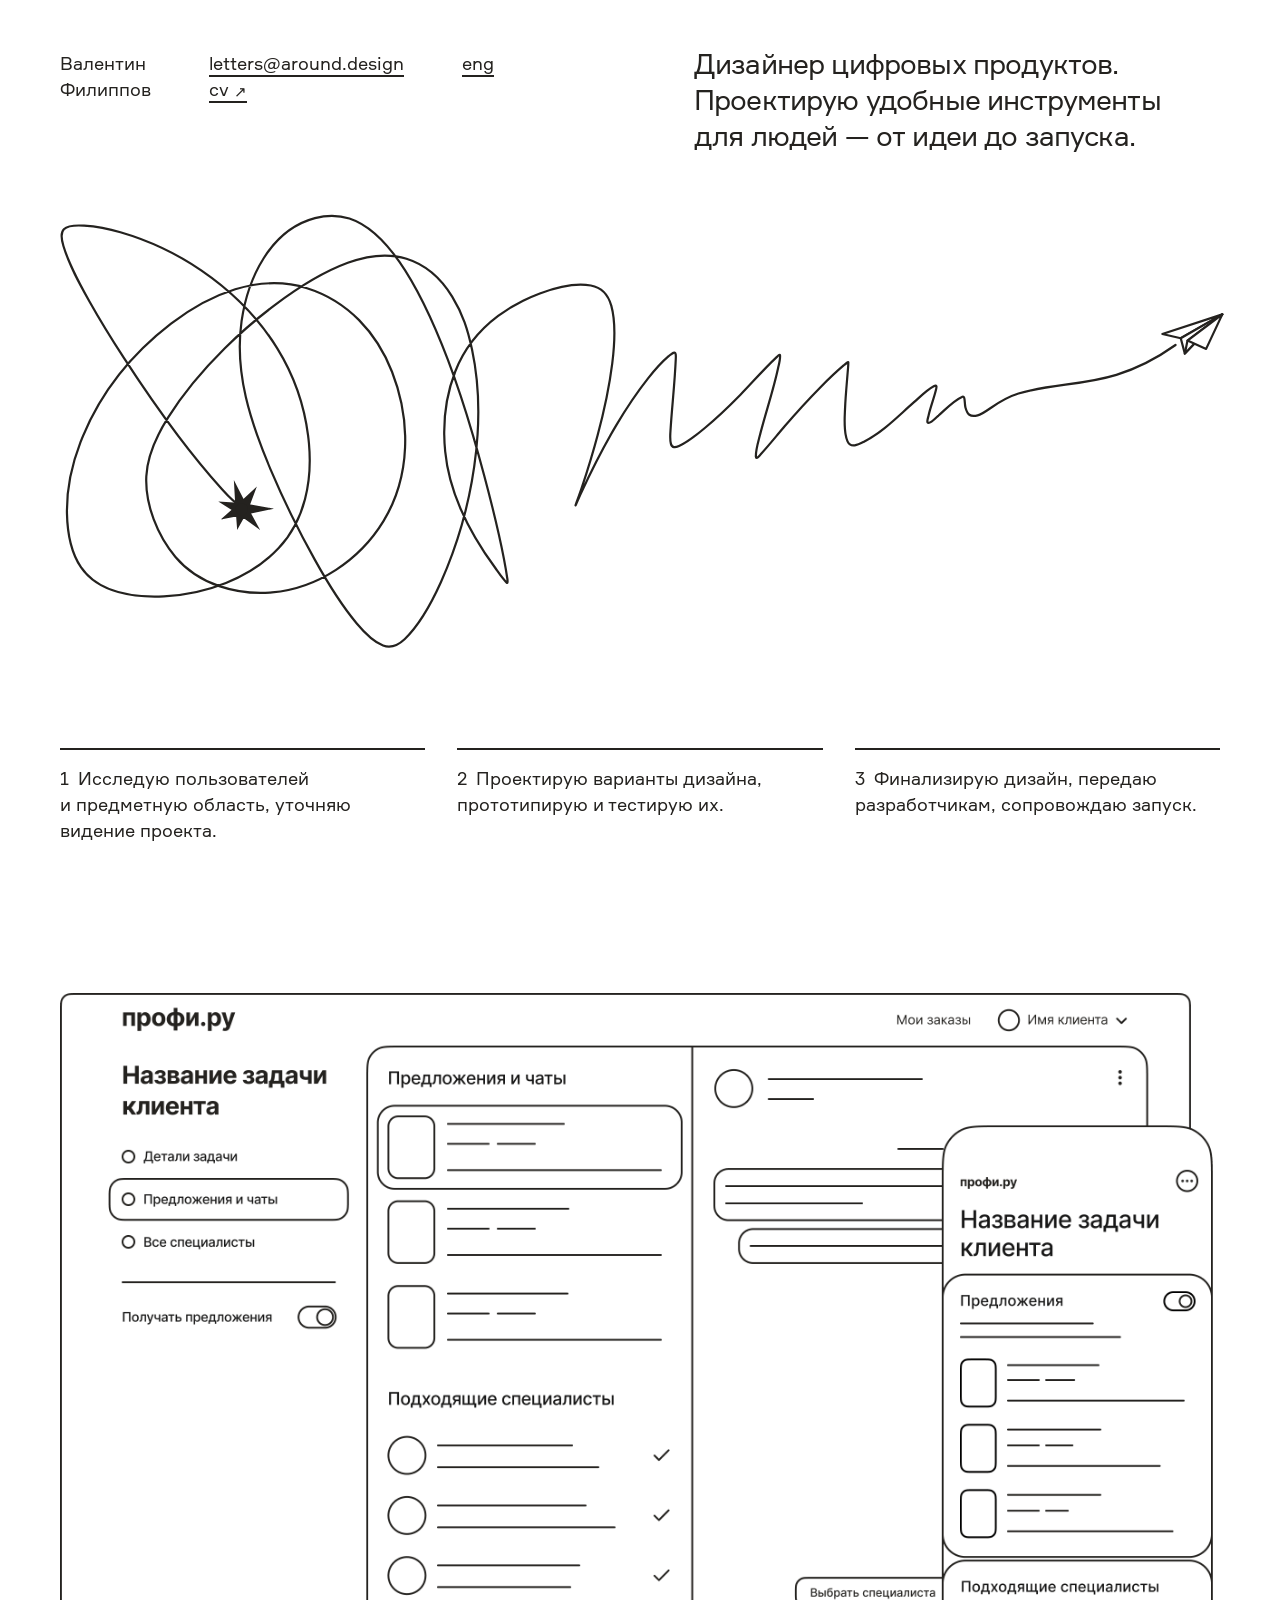
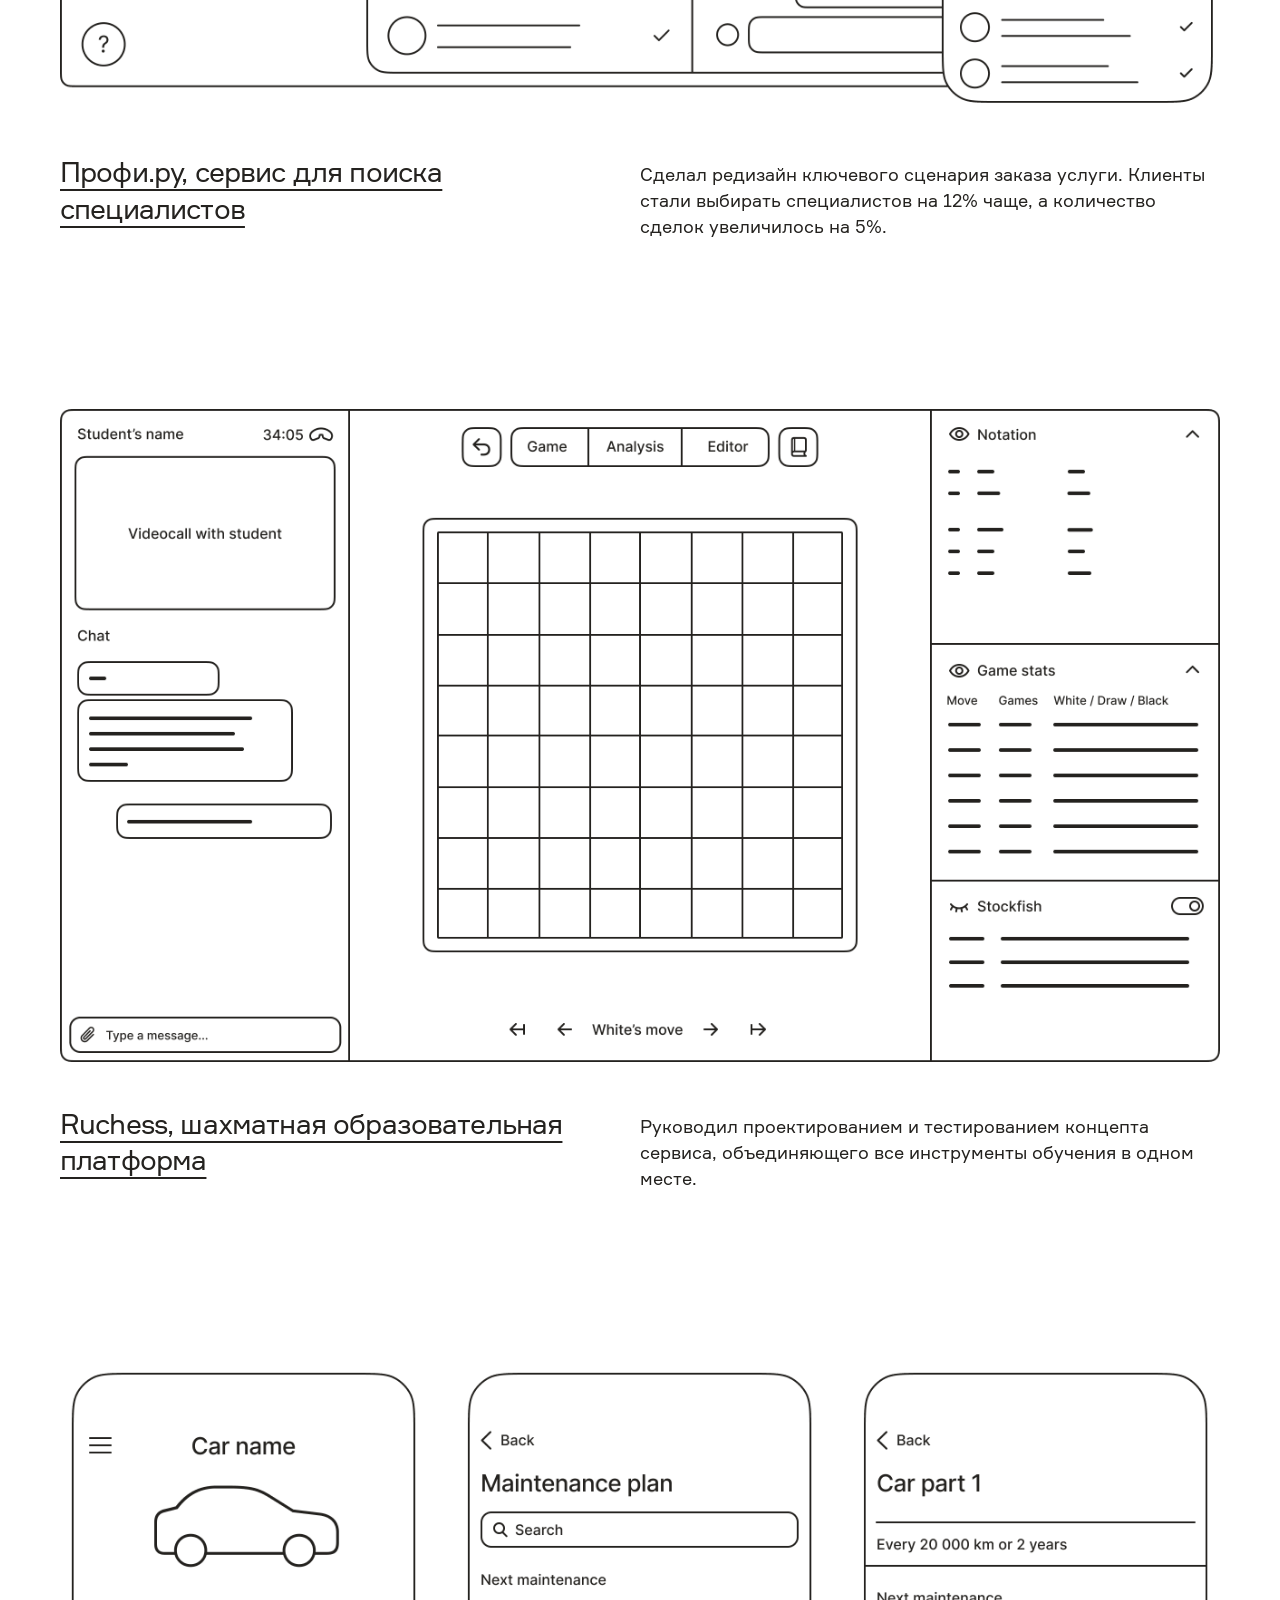
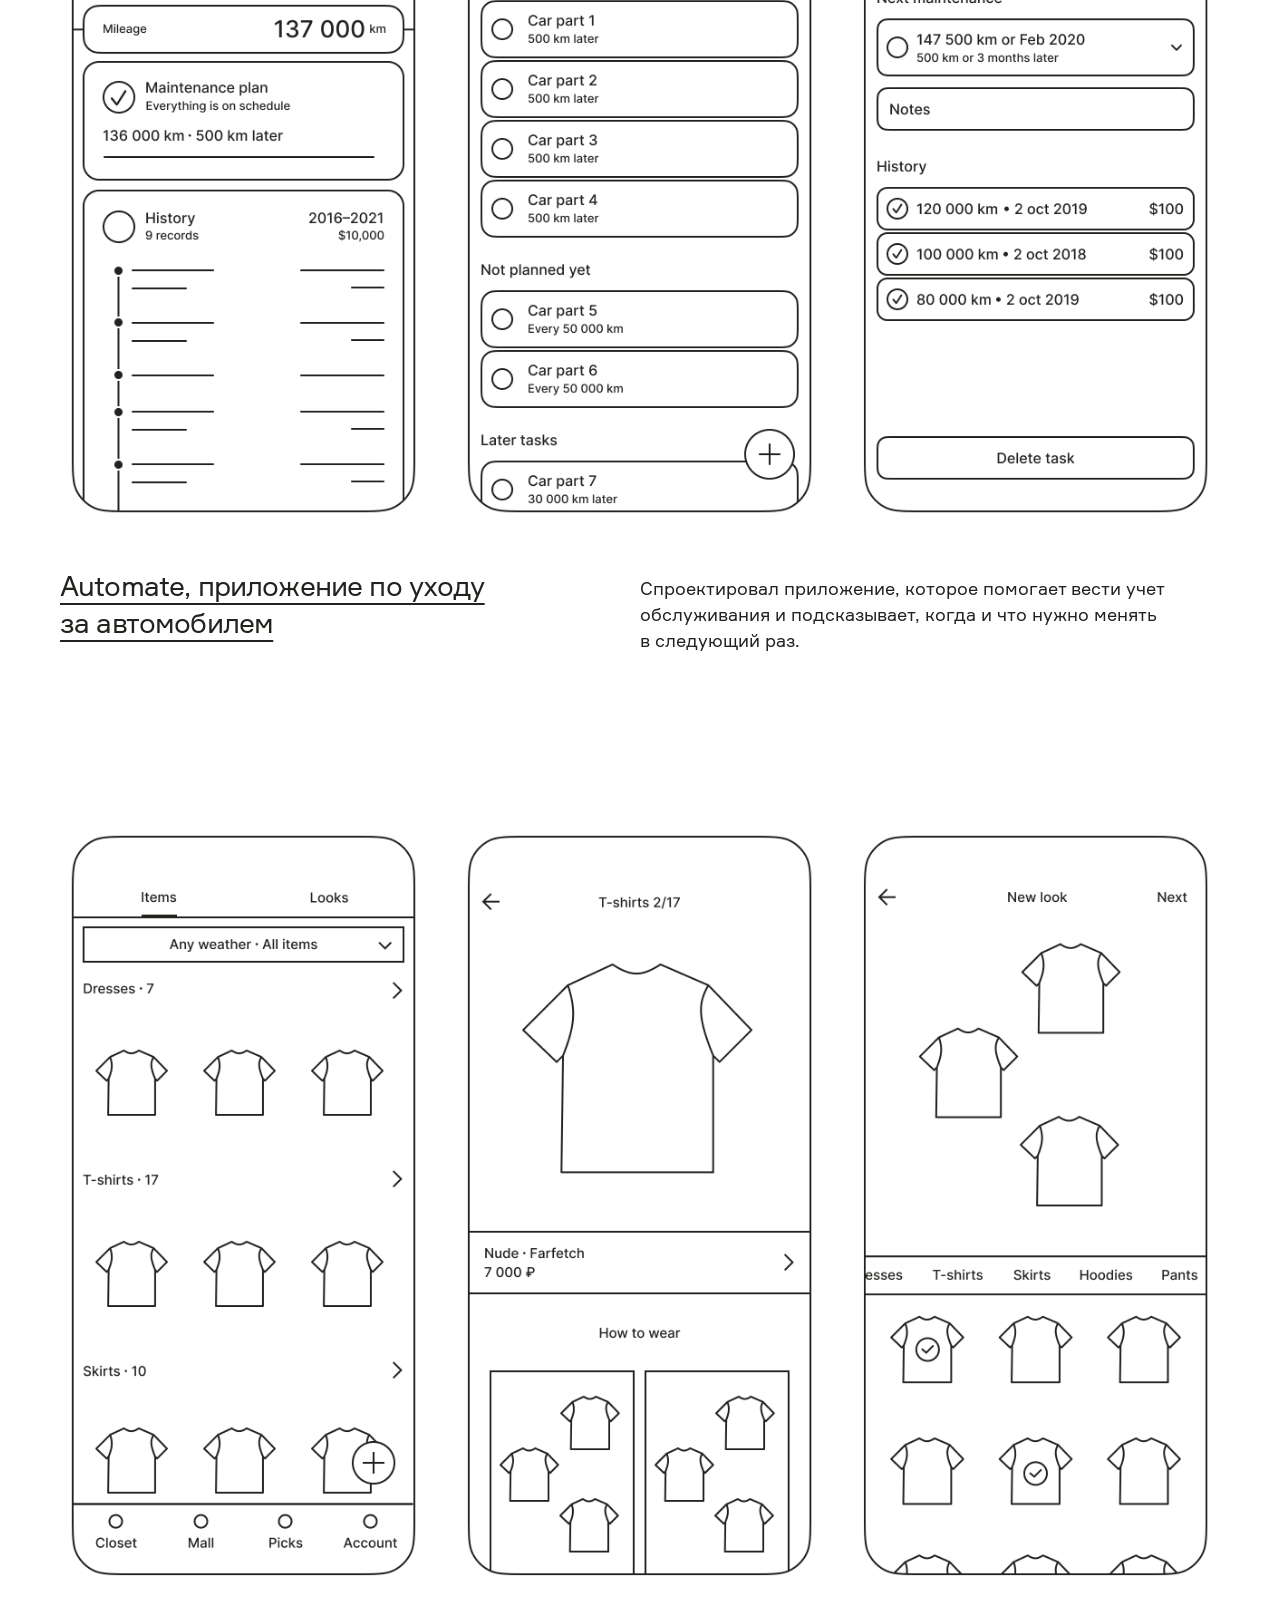
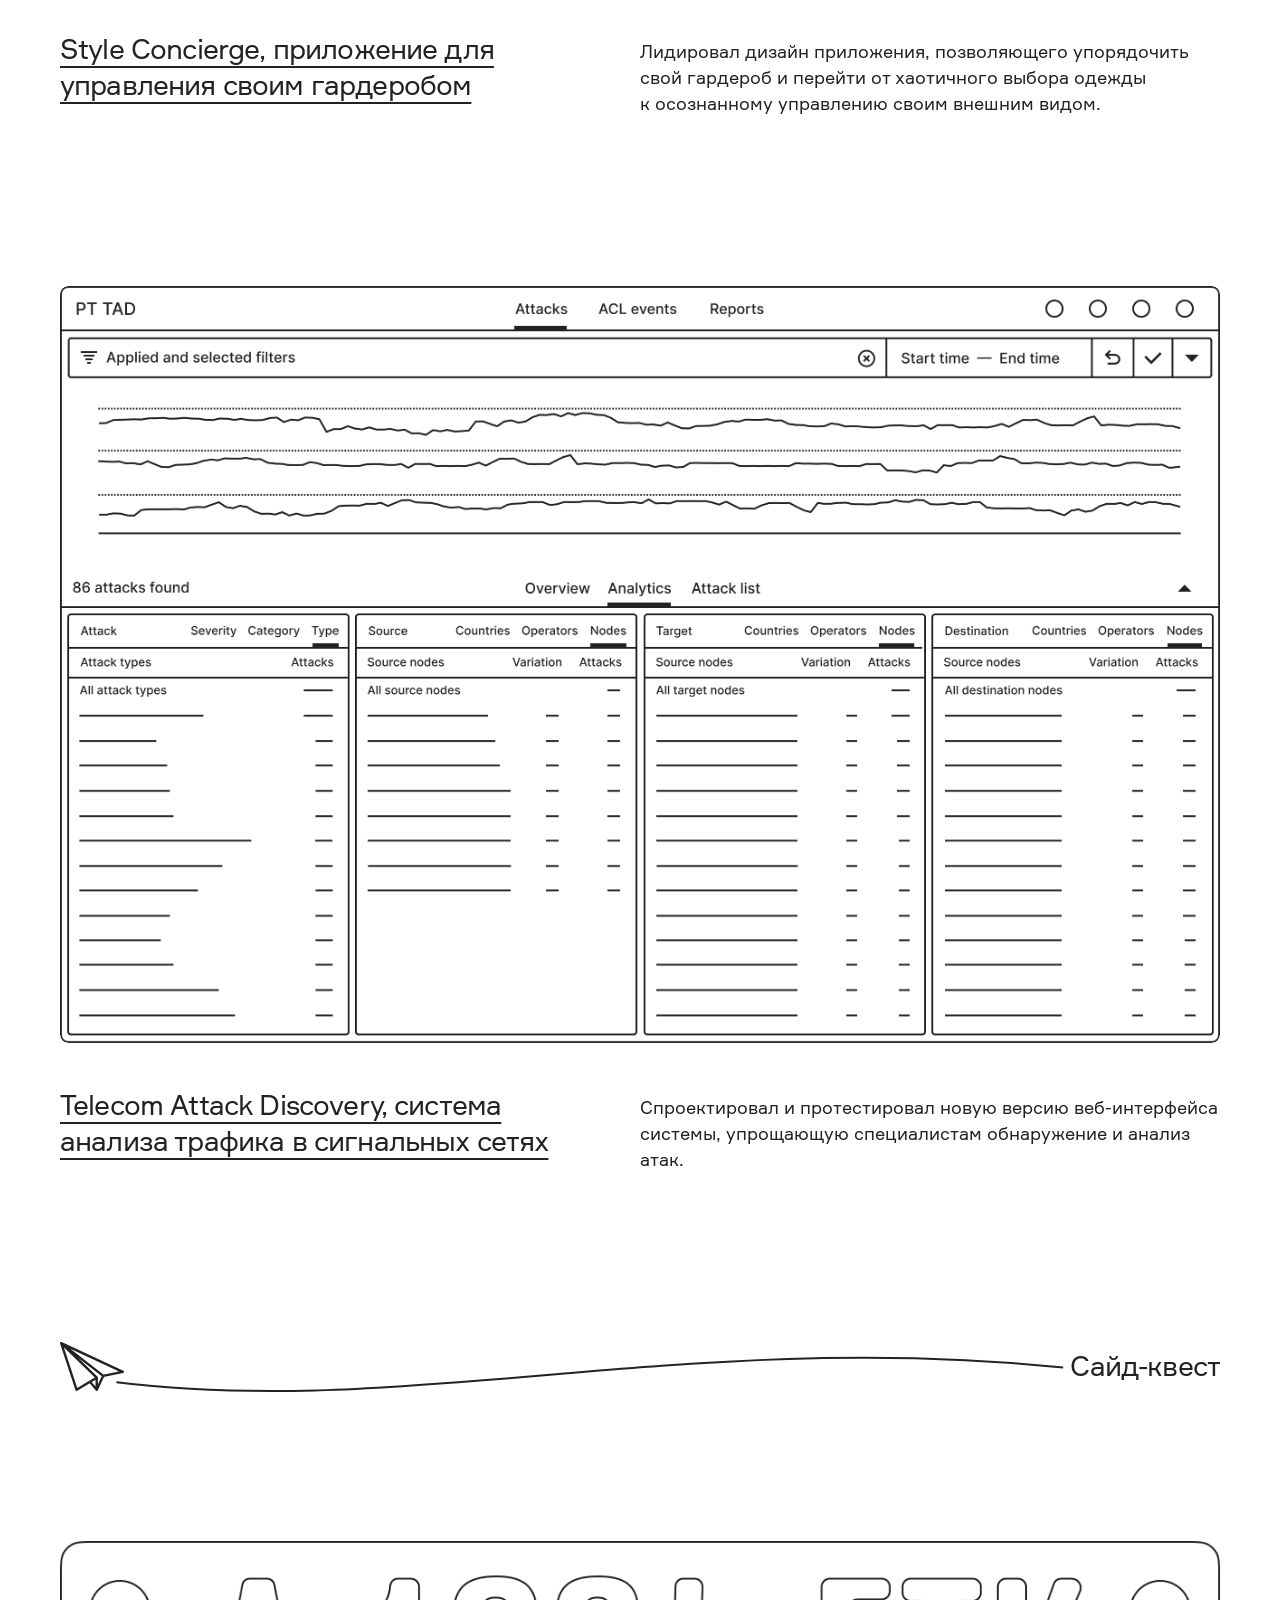
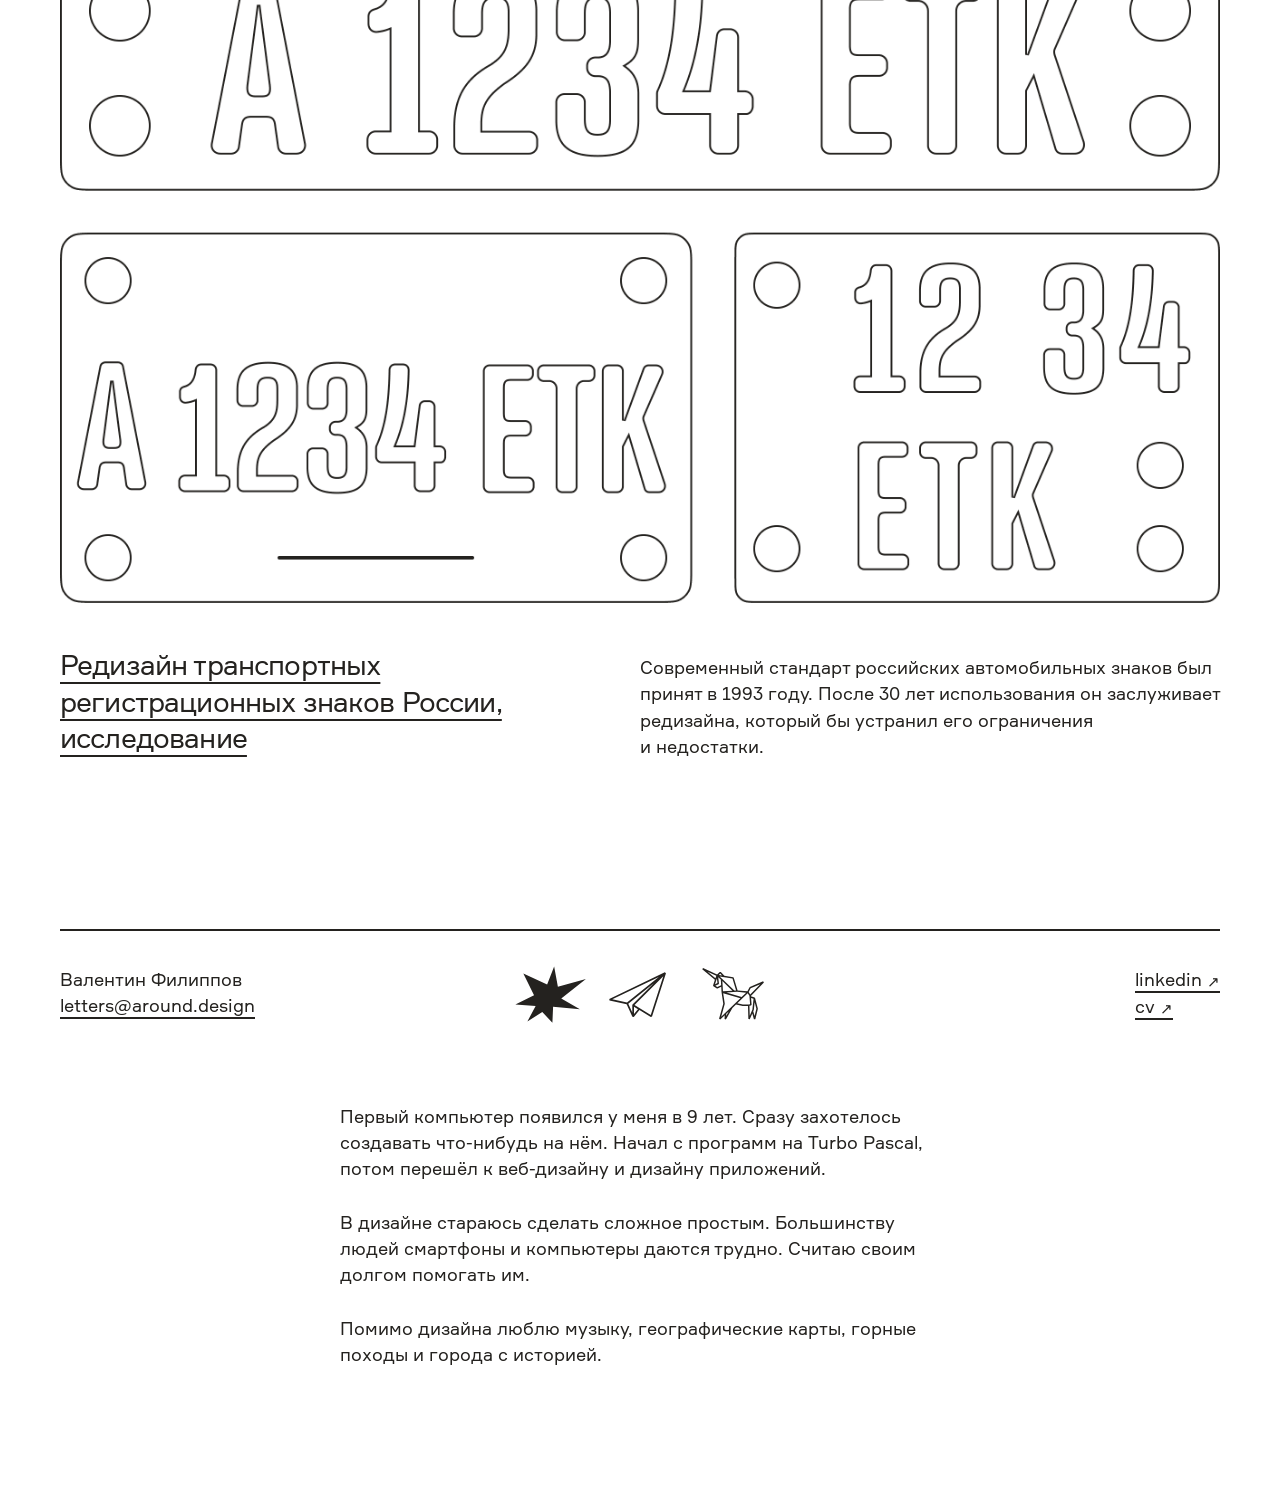
<file: index.html>
<!DOCTYPE html>
<html lang="ru">
<head>
    <meta charset="utf-8">
    <meta name="viewport" content="width=device-width, initial-scale=1.0">
    <title data-i18n="page_title">Валентин Филиппов, дизайнер цифровых продуктов</title>
    <meta id="meta-description" name="description" content="Валентин Филиппов — продуктовый дизайнер с опытом 15+ лет. Помогаю создавать профессиональные инструменты и B2C-приложения: от исследований и запуска MVP до роста метрик.">
    <meta name="author" content="Валентин Филиппов">
    <link rel="canonical" href="https://cv.around.design/">
    <link href="images/favicon.png" rel="icon">
    <link rel="stylesheet" href="style.css?v=89">
    <link rel="modulepreload" href="project-tilt.js?v=21">
    <link rel="modulepreload" href="hero-3d/hero-site.js?v=19">
    <link rel="modulepreload" href="hero-3d/hero-scene.js?v=12">
    <link rel="modulepreload" href="hero-3d/hero-shape.js?v=8">
    <link rel="modulepreload" href="hero-3d/geometry.js">

    <!-- Open Graph -->
    <meta property="og:type" content="profile">
    <meta property="og:locale" content="ru_RU">
    <meta property="og:site_name" content="Валентин Филиппов">
    <meta id="og-title" property="og:title" content="Валентин Филиппов, дизайнер цифровых продуктов">
    <meta id="og-description" property="og:description" content="Портфолио">
    <meta property="og:url" content="https://cv.around.design/">
    <meta property="og:image" content="https://cv.around.design/images/_og_image.png">

    <!-- Twitter Card -->
    <meta name="twitter:card" content="summary_large_image">
    <meta id="twitter-title" name="twitter:title" content="Валентин Филиппов, дизайнер цифровых продуктов">
    <meta id="twitter-description" name="twitter:description" content="Портфолио">
    <meta name="twitter:image" content="https://cv.around.design/images/_og_image.png">

    <!-- Structured data -->
    <script type="application/ld+json">
    {
        "@context": "https://schema.org",
        "@type": "Person",
        "name": "Валентин Филиппов",
        "alternateName": "Valentin Filippov",
        "jobTitle": "Product Designer",
        "email": "mailto:letters@around.design",
        "url": "https://cv.around.design/",
        "sameAs": [
            "https://www.linkedin.com/in/valentin-filippov/"
        ]
    }
    </script>
</head>
<body>
    <div class="page-wrapper">
        
        <header class="header container-wide fade-in delay-1">
            <div class="col-name" data-i18n="name">
                Валентин<br>Филиппов
            </div>
            <div class="header-gutter" aria-hidden="true"></div>
            <div class="col-contacts">
                <a href="mailto:letters@around.design" class="email-link"><span class="email-full">letters@around.design</span><span class="email-short">email</span></a><br class="email-br">
                <a href="files/Valentin Filippov CV.pdf" target="_blank" rel="noopener noreferrer" class="cv-link" data-i18n="cv" data-i18n-href="cv_link">CV <span class="arrow">↗</span></a>
            </div>
            <div class="header-gutter" aria-hidden="true"></div>
            <div class="col-language">
                <a href="#" id="lang-toggle" class="pseudo-link">eng</a>
            </div>
            <div class="col-hero">
                <h1 data-i18n="hero"><span class="hero-role-long">Дизайнер цифровых&nbsp;продуктов</span><span class="hero-role-short">Дизайнер&nbsp;продукта</span>. Проектирую&nbsp;удобные инструменты для&nbsp;людей &#151; от&nbsp;идеи до запуска. <a href="mailto:letters@around.design">Связаться</a></h1>
            </div>
            
            <div class="divider container-wide fade-in delay-2">
                <div class="hero-3d" id="hero-3d" aria-hidden="true">
                    <svg class="hero-sizer svg-desktop" viewBox="0 0 1577 589" width="1577" height="589" aria-hidden="true"></svg>
                    <svg class="hero-sizer svg-mobile" viewBox="0 0 407 275" width="407" height="275" aria-hidden="true"></svg>
                    <svg class="hero-scene hero-scene-desktop" xmlns="http://www.w3.org/2000/svg" viewBox="-851.58 -341.62 1703.16 683.24" fill="none" aria-hidden="true" width="100%" height="100%" preserveAspectRatio="xMidYMid meet">
  <path class="hero-line" fill="none" stroke="#24221f" stroke-width="3" stroke-linecap="round" stroke-linejoin="round" d="M-544.8 100.9C-554.2 95.3 -561.2 87.3 -568.5 79.2C-618.3 24 -661.8 -37.4 -702.2 -99.7C-719.4 -126.2 -733.2 -148.4 -748.6 -175.8C-762.2 -200 -776.3 -225.2 -784.4 -251.9C-786.3 -258.1 -789.4 -269 -783.8 -274.6C-777.5 -280.7 -763.8 -280 -756.3 -279.5C-741.1 -278.5 -720.9 -274.7 -706.9 -270.5C-667.7 -259.1 -630.3 -241.4 -596.6 -218.4C-555.8 -190.5 -519.9 -155 -493.7 -112.8C-469.4 -73.6 -454.8 -29.3 -450.6 16.6C-446 67.3 -455.9 120.5 -491.7 158.8C-530.7 200.4 -592 221.8 -647.9 224.4C-687 226.2 -736.6 220.2 -760.6 184.8C-774.8 163.8 -779.1 136.3 -779.6 111.6C-780.2 78.4 -773.2 46 -761.3 15.2C-736.5 -48.9 -692.4 -104.5 -638.1 -146.2C-586.3 -186 -518.8 -215.1 -453.2 -194.5C-397.7 -177 -358.5 -134.1 -337.7 -80.9C-312.1 -15.5 -312.1 61 -349.3 122.1C-381.5 174.8 -438.8 213.7 -500.8 219C-548.5 223 -600.5 208.3 -632.1 170.8C-656.5 141.8 -673.6 99.4 -671.7 61.1C-670.3 32 -657.4 5.6 -642.2 -18.5C-620.7 -52.8 -594 -84.1 -565.3 -112.5C-546.3 -131.4 -519.5 -154.7 -498 -170.8C-467.4 -193.9 -434 -215.7 -397.8 -229C-372.5 -238.3 -344.4 -242.8 -318 -234.5C-291.2 -226.2 -270.2 -206.4 -255.9 -183C-241.3 -159 -234.8 -138.9 -228.9 -111.1C-217.8 -58.9 -218.3 -4.9 -225.9 47.8C-233.6 101.8 -248.9 155.1 -271.1 204.9C-283.3 232 -298.7 261.7 -320.6 282.7C-329 290.6 -338.7 295.4 -349.9 291.2C-364.2 285.7 -376.4 272.3 -385.9 260.9C-408 234.5 -426 204.6 -442.7 174.5C-464.8 134.9 -485 93.9 -502.7 52.1C-529.8 -12 -552.4 -79.3 -542.2 -149.8C-533.9 -207.3 -503.6 -273.6 -442.5 -289.8C-428 -293.6 -412.6 -294.7 -395.6 -289.2C-366.6 -279.7 -344.7 -254.7 -327.8 -230.5C-299.4 -189.9 -279.4 -143.3 -261.8 -97.3C-242.2 -45.6 -226.3 7.5 -212.2 60.9C-199.9 107 -187.7 154 -180.8 201.2C-180.6 202.8 -180.3 207.2 -181.5 206.1C-187.3 200.3 -192.5 192.4 -197.2 185.9C-231.7 138.9 -259.7 86.2 -265.4 27.2C-269 -9.1 -265 -47.1 -251.7 -81.3C-239.8 -111.9 -219.5 -137.2 -193.4 -156.8C-174.4 -171 -158.9 -179.1 -136.7 -187.4C-115.9 -195.2 -90 -202.3 -67.4 -198.2C-52.1 -195.5 -43.5 -184.9 -39.5 -170.5C-32.6 -145.5 -35.1 -117.4 -38.3 -92.1C-45.5 -34.6 -61.5 22.1 -79.8 77C-82.3 84.6 -85.3 92.1 -87.9 99.7C-89.5 104.6 -83.8 90.5 -81.6 85.9C-66.7 53.8 -50.8 22 -32.7 -8.4C-19.6 -30.4 -5.5 -51.8 10.4 -71.9C18.8 -82.6 27.9 -93.2 38.4 -102.1C38.8 -102.5 44.1 -106.6 45.6 -107C48.5 -108 48.3 -101.8 48.1 -98.3C46.5 -62.3 42.9 -33.3 40.9 -0.7C40.5 4.6 40 11.6 41.5 17.1C43.1 23 47.8 22.1 52.5 20C65.3 14.2 77 4.4 87.6 -4.5C104.5 -18.5 120.3 -33.7 135.7 -49.4C152.2 -66.3 167.6 -84.3 184.9 -100.5C186.3 -101.8 189.5 -105.3 189.8 -103.4C190.4 -98.5 188.3 -90.8 187.3 -86.4C180.6 -54.9 169.9 -24.3 162.1 6.9C160 15.2 156.7 25.6 157 34.5C157.2 39.7 163.2 31.7 163.6 31.2C174.9 19 185.3 5.8 196.1 -6.8C211.6 -24.9 227.5 -42.4 244.2 -59.3C254.5 -69.7 265.1 -80 276.3 -89.5C277.6 -90.6 279 -91.8 280.4 -92.8C281 -93.3 282.5 -94.7 282.7 -93.9C282.7 -89.5 282.3 -86.3 282 -82.6C280.6 -65.2 278.9 -47.9 278.2 -30.5C277.7 -17.3 275.9 1.1 281.6 13.7C286.1 23.9 297.5 17.4 303.9 14.1C329.6 1.3 350.2 -20.5 371.6 -39.2C379.8 -46.4 388.9 -55.9 398.8 -61.2C404.3 -64.3 402.3 -58.3 401.5 -55.1C398.7 -43.8 394.3 -32.9 391.8 -21.6C391.1 -18.2 388.4 -11.3 391.8 -11.3C395.6 -11.3 403.1 -19.6 405.3 -21.4C415.1 -30 425.6 -41.6 437.8 -47C441.8 -48.7 440.4 -38 441.9 -32.3C444.5 -22.8 448 -19.1 458.5 -21.6C470.5 -24.4 484.5 -42.3 514 -51.3C581 -71.7 640 -55.1 727.5 -117.3"/>
  <path class="hero-star" fill="#24221f" fill-rule="nonzero" d="M-521.4 75.2L-533.8 107.9L-537.1 105.7ZM-542 105.8L-537.1 105.7L-533.8 107.9ZM-521.4 75.2L-537.1 105.7L-543.8 101.2ZM-542 105.8L-543.8 101.2L-537.1 105.7ZM-521.4 75.2L-543.8 101.2L-547.1 99ZM-542 105.8L-547.1 99L-543.8 101.2ZM-552.7 66.3L-535 101L-538.9 102ZM-542 105.8L-538.9 102L-535 101ZM-552.7 66.3L-538.9 102L-546.6 104.1ZM-542 105.8L-546.6 104.1L-538.9 102ZM-552.7 66.3L-546.6 104.1L-550.5 105.2ZM-542 105.8L-550.5 105.2L-546.6 104.1ZM-573.9 95.3L-542 97.4L-545.7 100.3ZM-542 105.8L-545.7 100.3L-542 97.4ZM-573.9 95.3L-545.7 100.3L-548.2 107.9ZM-542 105.8L-548.2 107.9L-545.7 100.3ZM-573.9 95.3L-548.2 107.9L-547 112.6ZM-542 105.8L-547 112.6L-548.2 107.9ZM-542 105.8L-543.2 109.6L-547 112.6ZM-542 105.8L-540.7 102L-543.2 109.6ZM-542 105.8L-542 97.4L-540.7 102ZM-570.6 119.8L-547.7 99.7L-543 101.8ZM-570.6 119.8L-543 101.8L-539.5 109ZM-570.6 119.8L-539.5 109L-540.7 114ZM-548.2 134.2L-550.3 106.3L-547.3 111.2ZM-542 105.8L-547.3 111.2L-550.3 106.3ZM-548.2 134.2L-547.3 111.2L-539.5 112.9ZM-542 105.8L-539.5 112.9L-547.3 111.2ZM-548.2 134.2L-539.5 112.9L-534.7 109.7ZM-542 105.8L-534.7 109.7L-539.5 112.9ZM-542 105.8L-537.7 104.8L-534.7 109.7ZM-542 105.8L-545.5 103.1L-537.7 104.8ZM-542 105.8L-550.3 106.3L-545.5 103.1ZM-517 134.2L-546.2 113.2L-543.2 110.5ZM-542 105.8L-543.2 110.5L-546.2 113.2ZM-517 134.2L-543.2 110.5L-537.2 105.2ZM-542 105.8L-537.2 105.2L-543.2 110.5ZM-517 134.2L-537.2 105.2L-534.2 102.6ZM-542 105.8L-534.2 102.6L-537.2 105.2ZM-498 105.3L-539.1 113.7L-539.2 109.7ZM-542 105.8L-539.2 109.7L-539.1 113.7ZM-498 105.3L-539.2 109.7L-539.3 101.7ZM-542 105.8L-539.3 101.7L-539.2 109.7ZM-498 105.3L-539.3 101.7L-539.3 97.7ZM-542 105.8L-539.3 97.7L-539.3 101.7ZM-542 105.8L-548.9 101.8L-542 97.8ZM-542 105.8L-548.9 109.8L-548.9 101.8ZM-542 105.8L-542 113.8L-548.9 109.8ZM-542 105.8L-535.1 109.8L-542 113.8ZM-542 105.8L-535.1 101.8L-535.1 109.8ZM-542 105.8L-542 97.8L-535.1 101.8ZM-542 105.8L-542 113.8L-548.9 109.8ZM-542 105.8L-548.9 109.8L-548.9 101.8ZM-542 105.8L-548.9 101.8L-542 97.8ZM-542 105.8L-542 97.8L-535.1 101.8ZM-542 105.8L-535.1 101.8L-535.1 109.8ZM-542 105.8L-535.1 109.8L-542 113.8Z"/>
  <circle class="hero-core" fill="#24221f" cx="-542" cy="105.8" r="8.4"/>
  <path class="hero-face" fill="#ffffff" stroke="#24221f" stroke-width="3" stroke-linecap="round" stroke-linejoin="round" d="M791.1 -158.9L734.6 -126.5L709.6 -132.2Z"/>
  <path class="hero-face" fill="#ffffff" stroke="#24221f" stroke-width="3" stroke-linecap="round" stroke-linejoin="round" d="M791.1 -158.9L740.2 -105.6L734.6 -126.5Z"/>
  <path class="hero-face" fill="#ffffff" stroke="#24221f" stroke-width="3" stroke-linecap="round" stroke-linejoin="round" d="M791.1 -158.9L743.8 -123.4L740.2 -105.6Z"/>
  <path class="hero-face" fill="#ffffff" stroke="#24221f" stroke-width="3" stroke-linecap="round" stroke-linejoin="round" d="M791.1 -158.9L769.1 -112L743.8 -123.4Z"/>
</svg>
                    <svg class="hero-scene hero-scene-mobile" xmlns="http://www.w3.org/2000/svg" viewBox="-219.78 -159.5 439.56 319" fill="none" aria-hidden="true" width="100%" height="100%" preserveAspectRatio="xMidYMid meet">
  <path class="hero-line" fill="none" stroke="#24221f" stroke-width="1.5" stroke-linecap="round" stroke-linejoin="round" d="M-122.9 46.2C-126 43.6 -128.3 39.8 -130.7 36.1C-147.1 10.4 -161.5 -18.1 -174.8 -47C-180.5 -59.3 -185 -69.6 -190.1 -82.3C-194.6 -93.5 -199.2 -105.3 -201.9 -117.7C-202.5 -120.5 -203.6 -125.6 -201.7 -128.2C-199.6 -131 -195.1 -130.7 -192.6 -130.5C-187.6 -130 -181 -128.2 -176.3 -126.3C-163.4 -121 -151.1 -112.8 -140 -102.1C-126.5 -89.1 -114.7 -72.7 -106 -53.1C-98 -34.9 -93.2 -14.3 -91.8 7C-90.3 30.6 -93.6 55.3 -105.4 73C-118.2 92.4 -138.4 102.3 -156.9 103.5C-169.8 104.3 -186.1 101.6 -194 85.1C-198.7 75.4 -200.1 62.6 -200.3 51.1C-200.5 35.7 -198.2 20.7 -194.3 6.4C-186.1 -23.4 -171.6 -49.2 -153.6 -68.6C-136.6 -87.1 -114.3 -100.6 -92.7 -91C-74.4 -82.9 -61.4 -63 -54.6 -38.3C-46.1 -7.9 -46.1 27.7 -58.4 56C-69 80.5 -87.9 98.6 -108.4 101C-124.1 102.9 -141.2 96.1 -151.7 78.6C-159.7 65.2 -165.4 45.5 -164.7 27.7C-164.3 14.2 -160 1.9 -155 -9.3C-147.9 -25.2 -139.1 -39.7 -129.6 -52.9C-123.4 -61.7 -114.5 -72.5 -107.4 -80C-97.3 -90.7 -86.3 -100.9 -74.4 -107C-66 -111.3 -56.8 -113.4 -48.1 -109.6C-39.3 -105.7 -32.3 -96.5 -27.6 -85.6C-22.8 -74.5 -20.6 -65.2 -18.7 -52.3C-15 -28 -15.2 -2.9 -17.7 21.5C-20.3 46.6 -25.3 71.4 -32.6 94.4C-36.6 107.1 -41.7 120.8 -49 130.6C-51.7 134.3 -54.9 136.5 -58.6 134.5C-63.3 132 -67.3 125.8 -70.5 120.5C-77.8 108.2 -83.7 94.3 -89.2 80.4C-96.5 62 -103.2 42.9 -109 23.5C-117.9 -6.3 -125.4 -37.5 -122 -70.2C-119.3 -97 -109.3 -127.7 -89.1 -135.3C-84.4 -137 -79.3 -137.6 -73.7 -135C-64.1 -130.6 -56.9 -119 -51.3 -107.7C-41.9 -88.9 -35.3 -67.3 -29.6 -45.8C-23.1 -21.8 -17.9 2.8 -13.2 27.6C-9.2 49 -5.1 70.8 -2.8 92.8C-2.8 93.5 -2.7 95.6 -3.1 95C-5 92.3 -6.7 88.7 -8.3 85.7C-19.6 63.8 -28.9 39.3 -30.8 11.9C-31.9 -4.9 -30.6 -22.6 -26.2 -38.4C-22.3 -52.7 -15.6 -64.4 -7 -73.5C-0.7 -80.1 4.4 -83.9 11.7 -87.7C18.6 -91.3 27.1 -94.6 34.5 -92.7C39.6 -91.5 42.4 -86.6 43.8 -79.9C46.1 -68.3 45.2 -55.2 44.2 -43.5C41.8 -16.7 36.5 9.6 30.5 35C29.6 38.6 28.6 42.1 27.8 45.6C27.3 47.9 29.2 41.3 29.9 39.2C34.8 24.3 40 9.5 46 -4.6C50.3 -14.8 55 -24.7 60.2 -34.1C63 -39 66 -44 69.4 -48.1C69.6 -48.3 71.3 -50.2 71.8 -50.4C72.8 -50.8 72.7 -48 72.7 -46.3C72.1 -29.6 70.9 -16.1 70.3 -1C70.2 1.5 70 4.7 70.5 7.3C71 10 72.5 9.6 74.1 8.6C78.3 5.9 82.2 1.3 85.7 -2.8C91.2 -9.3 96.5 -16.3 101.5 -23.6C107 -31.5 112.1 -39.8 117.8 -47.4C118.2 -47.9 119.3 -49.6 119.4 -48.7C119.6 -46.4 118.9 -42.9 118.6 -40.8C116.3 -26.2 112.8 -12 110.2 2.5C109.5 6.4 108.5 11.2 108.6 15.3C108.6 17.8 110.6 14 110.7 13.8C114.5 8.1 117.9 2 121.5 -3.9C126.6 -12.2 131.8 -20.4 137.3 -28.2C138.6 -30 141.8 -34.2 142.8 -35.2"/>
  <path class="hero-star" fill="#24221f" fill-rule="nonzero" d="M-112.1 38.3L-121.6 49.1L-122.5 47.8ZM-124.4 47.1L-122.5 47.8L-121.6 49.1ZM-112.1 38.3L-122.5 47.8L-124.4 45.1ZM-124.4 47.1L-124.4 45.1L-122.5 47.8ZM-112.1 38.3L-124.4 45.1L-125.4 43.7ZM-124.4 47.1L-125.4 43.7L-124.4 45.1ZM-122.7 30.3L-121 46.3L-122.6 46.1ZM-124.4 47.1L-122.6 46.1L-121 46.3ZM-122.7 30.3L-122.6 46.1L-125.9 45.8ZM-124.4 47.1L-125.9 45.8L-122.6 46.1ZM-122.7 30.3L-125.9 45.8L-127.5 45.6ZM-124.4 47.1L-127.5 45.6L-125.9 45.8ZM-135 38.4L-123.1 43.9L-125 44.4ZM-124.4 47.1L-125 44.4L-123.1 43.9ZM-135 38.4L-125 44.4L-127.1 47ZM-124.4 47.1L-127.1 47L-125 44.4ZM-135 38.4L-127.1 47L-127.3 49ZM-124.4 47.1L-127.3 49L-127.1 47ZM-124.4 47.1L-125.4 48.4L-127.3 49ZM-124.4 47.1L-123.3 45.8L-125.4 48.4ZM-124.4 47.1L-123.1 43.9L-123.3 45.8ZM-137.3 48.3L-125.7 43.9L-124.2 45.4ZM-137.3 48.3L-124.2 45.4L-123.9 48.7ZM-137.3 48.3L-123.9 48.7L-125.1 50.4ZM-131 57.1L-127.7 46.1L-127.2 48.4ZM-124.4 47.1L-127.2 48.4L-127.7 46.1ZM-131 57.1L-127.2 48.4L-124.4 50.2ZM-124.4 47.1L-124.4 50.2L-127.2 48.4ZM-131 57.1L-124.4 50.2L-122.2 49.7ZM-124.4 47.1L-122.2 49.7L-124.4 50.2ZM-124.4 47.1L-122.6 47.3L-122.2 49.7ZM-124.4 47.1L-125.4 45.6L-122.6 47.3ZM-124.4 47.1L-127.7 46.1L-125.4 45.6ZM-119 61.7L-127.1 49.3L-125.5 48.7ZM-124.4 47.1L-125.5 48.7L-127.1 49.3ZM-119 61.7L-125.5 48.7L-122.5 47.6ZM-124.4 47.1L-122.5 47.6L-125.5 48.7ZM-119 61.7L-122.5 47.6L-120.9 47ZM-124.4 47.1L-120.9 47L-122.5 47.6ZM-107.5 53.3L-124.5 50.6L-123.9 49ZM-124.4 47.1L-123.9 49L-124.5 50.6ZM-107.5 53.3L-123.9 49L-122.8 45.9ZM-124.4 47.1L-122.8 45.9L-123.9 49ZM-107.5 53.3L-122.8 45.9L-122.2 44.4ZM-124.4 47.1L-122.2 44.4L-122.8 45.9ZM-124.4 47.1L-127.2 45.4L-124.4 43.8ZM-124.4 47.1L-127.2 48.7L-127.2 45.4ZM-124.4 47.1L-124.4 50.4L-127.2 48.7ZM-124.4 47.1L-121.6 48.7L-124.4 50.4ZM-124.4 47.1L-121.6 45.4L-121.6 48.7ZM-124.4 47.1L-124.4 43.8L-121.6 45.4ZM-124.4 47.1L-124.4 50.4L-127.2 48.7ZM-124.4 47.1L-127.2 48.7L-127.2 45.4ZM-124.4 47.1L-127.2 45.4L-124.4 43.8ZM-124.4 47.1L-124.4 43.8L-121.6 45.4ZM-124.4 47.1L-121.6 45.4L-121.6 48.7ZM-124.4 47.1L-121.6 48.7L-124.4 50.4Z"/>
  <circle class="hero-core" fill="#24221f" cx="-124.4" cy="47.1" r="3.4"/>
  <path class="hero-face" fill="#ffffff" stroke="#24221f" stroke-width="1.5" stroke-linecap="round" stroke-linejoin="round" d="M174.2 -55.3L146.6 -39.6L134.4 -42.3Z"/>
  <path class="hero-face" fill="#ffffff" stroke="#24221f" stroke-width="1.5" stroke-linecap="round" stroke-linejoin="round" d="M174.2 -55.3L149.3 -29.4L146.6 -39.6Z"/>
  <path class="hero-face" fill="#ffffff" stroke="#24221f" stroke-width="1.5" stroke-linecap="round" stroke-linejoin="round" d="M174.2 -55.3L151.1 -38.1L149.3 -29.4Z"/>
  <path class="hero-face" fill="#ffffff" stroke="#24221f" stroke-width="1.5" stroke-linecap="round" stroke-linejoin="round" d="M174.2 -55.3L163.4 -32.5L151.1 -38.1Z"/>
</svg>
                </div>
            </div>
            <script>
                import("./hero-3d/hero-site.js?v=19");
            </script>
        </header>

        <section class="process container-wide fade-in delay-3">
            <div class="process-step">
                <p data-i18n="process_1">1&ensp;Исследую пользователей и&nbsp;предметную область, уточняю видение проекта.</p>
            </div>
            <div class="process-step">
                <p data-i18n="process_2">2&ensp;Проектирую варианты дизайна, прототипирую и тестирую их.</p>
            </div>
            <div class="process-step">
                <p data-i18n="process_3">3&ensp;Финализирую дизайн, передаю разработчикам, сопровождаю запуск.</p>
            </div>
        </section>

        <!-- Единая секция проектов -->
        <section class="projects container fade-in delay-4">

            <div class="project project-profi">
                <a href="https://around.design/projects/profi-ru/" class="project-image-link" data-i18n-href="profi_link">
                    <div class="project-image">
                        <img src="images/profi-sketch.png" alt="Профи.ру, сервис для поиска специалистов" data-i18n-alt="profi_title" class="img-base">
                        <div class="img-hover-wrap"><img src="images/profi-real.png" alt="Профи.ру, сервис для поиска специалистов" data-i18n-alt="profi_title" class="img-hover"></div>
                    </div>
                </a>
                <div class="project-text">
                    <div class="project-left">
                        <h2><a href="https://around.design/projects/profi-ru/" class="pseudo-link" data-i18n="profi_title" data-i18n-href="profi_link">Профи.ру, сервис для поиска специалистов</a></h2>
                    </div>
                    <div class="project-right" data-i18n="profi_desc">
                        <p>Сделал редизайн ключевого сценария заказа услуги. Клиенты стали выбирать специалистов на&nbsp;12% чаще, а&nbsp;количество сделок увеличилось на&nbsp;5%.</p>
                    </div>
                </div>
            </div>
            

            <div class="project project-ruchess">
                <a href="https://around.design/projects/ruchess/" class="project-image-link" data-i18n-href="ruchess_link">
                    <div class="project-image">
                        <img src="images/ruchess-sketch.png?v=1" alt="Ruchess, шахматная образовательная платформа" data-i18n-alt="ruchess_title" class="img-base">
                        <div class="img-hover-wrap"><img src="images/ruchess-real.png?v=1" alt="Ruchess, шахматная образовательная платформа" data-i18n-alt="ruchess_title" class="img-hover"></div>
                    </div>
                </a>
                <div class="project-text">
                    <div class="project-left">
                        <h2><a href="https://around.design/projects/ruchess/" class="pseudo-link" data-i18n="ruchess_title" data-i18n-href="ruchess_link">Ruchess, шахматная образовательная платформа</a></h2>
                    </div>
                    <div class="project-right" data-i18n="ruchess_desc">
                        <p>Руководил проектированием и&nbsp;тестированием концепта сервиса, объединяющего все инструменты обучения в&nbsp;одном месте.</p>
                    </div>
                </div>
            </div>

            <div class="project project-automate">
                <a href="https://around.design/projects/automate/" class="project-image-link" data-i18n-href="automate_link">
                    <div class="project-image">
                        <img src="images/automate-sketch.png" alt="Automate, приложение по уходу за автомобилем" data-i18n-alt="automate_title" class="img-base">
                        <div class="img-hover-wrap"><img src="images/automate-real.png" alt="Automate, приложение по уходу за автомобилем" data-i18n-alt="automate_title" class="img-hover"></div>
                    </div>
                </a>
                <div class="project-text">
                    <div class="project-left">
                        <h2><a href="https://around.design/projects/automate/" class="pseudo-link" data-i18n="automate_title" data-i18n-href="automate_link">Automate, приложение по&nbsp;уходу за&nbsp;автомобилем</a></h2>
                    </div>
                    <div class="project-right" data-i18n="automate_desc">
                        <p>Спроектировал приложение, которое помогает вести учет обслуживания и&nbsp;подсказывает, когда и&nbsp;что нужно менять в&nbsp;следующий раз.</p>
                    </div>
                </div>
            </div>

            <div class="project project-style">
                <a href="https://around.design/projects/style-concierge/" class="project-image-link" data-i18n-href="style_link">
                    <div class="project-image">
                        <img src="images/styleconcierge-sketch.png" alt="Style Concierge, приложение для управления гардеробом" data-i18n-alt="style_title" class="img-base">
                        <div class="img-hover-wrap"><img src="images/styleconcierge-real.png" alt="Style Concierge, приложение для управления гардеробом" data-i18n-alt="style_title" class="img-hover"></div>
                    </div>
                </a>
                <div class="project-text">
                    <div class="project-left">
                        <h2><a href="https://around.design/projects/style-concierge/" class="pseudo-link" data-i18n="style_title" data-i18n-href="style_link">Style Concierge, приложение для управления своим гардеробом</a></h2>
                    </div>
                    <div class="project-right" data-i18n="style_desc">
                        <p>Лидировал дизайн приложения, позволяющего упорядочить свой гардероб и&nbsp;перейти от хаотичного выбора одежды к&nbsp;осознанному управлению своим внешним видом.</p>
                    </div>
                </div>
            </div>

            <div class="project project-tad">
                <a href="https://around.design/projects/tad/" class="project-image-link" data-i18n-href="tad_link">
                    <div class="project-image">
                        <img src="images/tad-sketch.png" alt="Telecom Attack Discovery, система анализа трафика в сигнальных сетях" data-i18n-alt="tad_title" class="img-base">
                        <div class="img-hover-wrap"><img src="images/tad-real.png" alt="Telecom Attack Discovery, система анализа трафика в сигнальных сетях" data-i18n-alt="tad_title" class="img-hover"></div>
                    </div>
                </a>
                <div class="project-text">
                    <div class="project-left">
                        <h2><a href="https://around.design/projects/tad/" class="pseudo-link" data-i18n="tad_title" data-i18n-href="tad_link">Telecom Attack Discovery, система анализа трафика в&nbsp;сигнальных сетях</a></h2>
                    </div>
                    <div class="project-right" data-i18n="tad_desc">
                        <p>Спроектировал и протестировал новую версию веб-интерфейса системы, упрощающую специалистам обнаружение и&nbsp;анализ атак.</p>
                    </div>
                </div>
            </div>

            <!-- Блок заголовка: внутри секции проектов -->
            <div class="side-quests-header">
                <img src="images/plane-left.svg" alt="" class="side-quests-icon">
                <svg class="side-quests-line" viewBox="0 0 936 56" preserveAspectRatio="none" aria-hidden="true" focusable="false">
                    <path d="M0.41354 39.6587C288.997 90.2014 561.64 -34.7673 934.78 18.7676" stroke="#24221F" stroke-width="3" fill="none"/>
                </svg>
                <h2 class="side-quests-title" data-i18n="side_quests_title">Сайд-квест</h2>
            </div>

            <!-- HIDDEN: Homestead. Чтобы вернуть — убрать этот комментарий и закрывающий ниже.
            <div class="project project-homestead">
                <a href="https://around.design/landings/homestead/" target="_blank" rel="noopener noreferrer" class="project-image-link" data-i18n-href="homestead_link">
                    <div class="project-image">
                        <img src="images/homestead-sketch.png" alt="Homestead, Сервис для хранения воспоминаний" data-i18n-alt="homestead_title" class="img-base">
                        <div class="img-hover-wrap"><img src="images/homestead-real.png" alt="Homestead, Сервис для хранения воспоминаний" data-i18n-alt="homestead_title" class="img-hover"></div>
                    </div>
                </a>
                <div class="project-text">
                    <div class="project-left">
                        <h2><a href="https://around.design/landings/homestead/" target="_blank" rel="noopener noreferrer" class="pseudo-link" data-i18n="homestead_title" data-i18n-href="homestead_link">Homestead, сервис для хранения воспоминаний</a></h2>
                        <p class="desktop-only"><a href="https://around.design/landings/homestead/" target="_blank" rel="noopener noreferrer" class="pseudo-link" data-i18n="homestead_linktext" data-i18n-href="homestead_link">Лендинг для фейк-дор теста</a> ↗︎<br>&nbsp;</p>
                    </div>
                    <div class="project-right" data-i18n="homestead_desc">
                        <p>Начав собирать семейные воспоминания, я быстро столкнулся с&nbsp;тем, что их сложно организовать. Так появилась идея сервиса, который бы помог с&nbsp;этой задачей.</p>
                        <p>Я провёл интервью с людьми, которые интересуются семейной историей и спроектировал демо-версию сервиса. В фейк-дор тесте 10% посетителей оставили свой e-mail.</p>
                    </div>
                </div>
            </div>
            -->

            <div class="project project-plates">
                <a href="https://around.design/projects/russian-license-plates/" class="project-image-link" data-i18n-href="plates_link">
                    <div class="project-image">
                        <img src="images/licenseplates-sketch.png" alt="Проект редизайна российских автомобильных номерных знаков" data-i18n-alt="plates_title" class="img-base">
                        <div class="img-hover-wrap"><img src="images/licenseplates-real.png" alt="Проект редизайна российских автомобильных номерных знаков" data-i18n-alt="plates_title" class="img-hover"></div>
                    </div>
                </a>
                <div class="project-text">
                    <div class="project-left">
                        <h2><a href="https://around.design/projects/russian-license-plates/" class="pseudo-link" data-i18n="plates_title" data-i18n-href="plates_link">Редизайн транспортных регистрационных знаков России, исследование</a></h2>
                    </div>
                    <div class="project-right" data-i18n="plates_desc">
                        <p>Современный стандарт российских автомобильных знаков был принят в&nbsp;1993 году. После 30 лет использования он заслуживает редизайна, который бы устранил его ограничения и&nbsp;недостатки.</p>
                    </div>
                </div>
            </div>

        </section>

        <footer class="footer container-wide">
            <div class="footer-grid">
                <div class="footer-left">
                    <span data-i18n="footer_name">Валентин Филиппов</span><br>
                    <a href="mailto:letters@around.design"><span class="email-full">letters@around.design</span><span class="email-short">email</span></a>
                </div>
                <div class="footer-center">
                    <img src="images/footer-mascots.svg" alt="Footer Logo">
                </div>
                <div class="footer-right">
                    <div class="footer-links">
                        <a href="https://www.linkedin.com/in/valentin-filippov/" target="_blank" rel="noopener noreferrer">linkedin <span class="arrow">↗</span></a>
                        <a href="files/Valentin Filippov CV.pdf" target="_blank" rel="noopener noreferrer" data-i18n="cv" data-i18n-href="cv_link">cv <span class="arrow">↗</span></a>
                    </div>
                </div>
            </div>

            <div class="footer-bio" data-i18n="bio">
                <p>Первый компьютер появился у меня в&nbsp;9 лет. Сразу захотелось создавать что-нибудь на нём. Начал с&nbsp;программ на Turbo Pascal, потом перешёл к&nbsp;веб-дизайну и&nbsp;дизайну приложений.</p>
                <p>В дизайне стараюсь сделать сложное простым. Большинству людей смартфоны и компьютеры даются трудно. Считаю своим долгом помогать им.</p>
                <p>Помимо дизайна люблю музыку, географические карты, горные походы и&nbsp;города с&nbsp;историей.</p>
            </div>
        </footer>

    </div>

    <script>
        document.addEventListener('DOMContentLoaded', () => {
            // Сафари: эскиз без wipe-маски (маска там дёргается). Тень — тот же WebGL, что и в остальных.
            const isSafari = /^((?!chrome|android).)*safari/i.test(navigator.userAgent);
            if (isSafari) document.body.classList.add('is-safari');

            import("./project-tilt.js?v=21").then((mod) => mod.initProjectTilts());

            // Плавное переключение через Observer
            if (window.innerWidth <= 950) {
                const observer = new IntersectionObserver((entries) => {
                    entries.forEach(entry => {
                        if (entry.isIntersecting) {
                            entry.target.classList.add('is-active');
                        } else {
                            entry.target.classList.remove('is-active');
                        }
                    });
                }, {
                    // Срабатывает в центральных 30% высоты экрана
                    rootMargin: '-35% 0px -35% 0px',
                    threshold: 0
                });

                document.querySelectorAll('.project').forEach(project => {
                    observer.observe(project);
                });
            }

            // --- ЛОГИКА МУЛЬТИЯЗЫЧНОСТИ ---

            const translations = {
                en: {
                    page_title: "Valentin Filippov, product designer",
                    meta_description: "Valentin Filippov — a product designer with 20 years of experience. I help teams build professional tools and B2C products, from research to MVP launch and growth.",
                    og_title: "Valentin Filippov, product designer",
                    og_description: "Portfolio",
                    toggle_btn: "rus",
                    name: "Valentin<br>Filippov",
                    cv: "cv <span class=arrow>↗</span>",
                    cv_link: "files/Valentin Filippov CV eng.pdf",
                    hero: "Product designer here. I'm&nbsp;focused&nbsp;on&nbsp;crafting easy-to-use tools for people — from an idea to launch. <a href=mailto:letters@around.design>Contact</a>",
                    process_1: "1&ensp;Researching users and context, refining the project vision.",
                    process_2: "2&ensp;Sketching product concepts, building and testing prototypes.",
                    process_3: "3&ensp;Finalizing the design, handing it off to developers, supporting the launch.",
                    
                    profi_title: "Profi.ru, a platform for outsourcing everyday tasks",
                    profi_link: "https://around.design/projects/profi-ru/",
                    profi_desc: `
                        <p>I redesigned the key ordering flow. As a result, clients started choosing specialists 12% more often, and the number of completed deals increased by 5%.</p>
                    `,
                    
                    ruchess_title: "RuChess, a&nbsp;chess education platform",
                    ruchess_link: "https://around.design/projects/ruchess/", 
                    ruchess_desc: `
                        <p>I led the design and testing of a service concept that brings all learning tools together in one place.</p>
                    `,
                    
                    automate_title: "Automate, a car maintenance app",
                    automate_link: "https://around.design/projects/automate/",
                    automate_desc: `
                        <p>I designed an app that helps keep track of car maintenance and prompts you on when and what to replace next.</p>
                    `,
                    
                    style_title: "Style Concierge, a clothing management app",
                    style_link: "https://around.design/projects/style-concierge/",
                    style_desc: `
                        <p>I led the design of an app that lets users organize their wardrobe and move from chaotic clothing choices to conscious clothing management.</p>
                    `,

                    tad_title: "Telecom Attack Discovery, a signal network firewall",
                    tad_link: "https://around.design/projects/tad/",
                    tad_desc: `
                        <p>I designed and tested a new version of the system’s web interface that makes it easier for specialists to detect and analyze attacks.</p>
                    `,

                    side_quests_title: "Side quest",

                    homestead_title: "Homestead, a digital pensieve",
                    homestead_link: "https://around.design/landings/homestead/",
                    homestead_linktext: "Fake door test landing page",
                    homestead_desc: `
                        <p>When I started collecting family memories, I realized how hard it is to organize them. So I decided to design a service that would help with this task.</p>
                        <p>I interviewed people interested in family history and designed a demo version of the service. In a fake door test, 10% of visitors left their e-mails.</p>
                    `,

                    plates_title: "Russian license plates redesign, a research project",
                    plates_link: "https://around.design/projects/russian-license-plates/",
                    plates_desc: `
                        <p>The current Russian license plates design was introduced in 1993. After 30 years in use, it deserves a redesign that would solve its limitations and flaws.</p>
                    `,

                    footer_name: "Valentin Filippov",
                    bio: `
                        <p>I fell in love with computers at the first sight as a kid. Fascinated by the powers of my first PC, I wanted to create new things with it. I started with writing simple programs, eventually shifting into web and later product design.</p>
                        <p>In every project I try to make complex things simple. Most people find apps hard to use. I’ve always wanted to help them.</p>
                        <p>Besides that I love music, maps, mountain hiking and cities with history.</p>
                    `
                },
                ru: {
                    toggle_btn: "eng"
                }
            };

            const langToggleBtn = document.getElementById('lang-toggle');
            
            // Сбор русского текста (включая все внутренние теги <p>)
            document.querySelectorAll('[data-i18n]').forEach(el => {
                const key = el.getAttribute('data-i18n');
                translations.ru[key] = el.innerHTML;
            });

            document.querySelectorAll('[data-i18n-href]').forEach(el => {
                const key = el.getAttribute('data-i18n-href');
                translations.ru[key] = el.getAttribute('href');
            });
            
            // Сбор русских мета-тегов из атрибута content
            const metaDescEl = document.getElementById('meta-description');
            if (metaDescEl) translations.ru['meta_description'] = metaDescEl.getAttribute('content');
            
            const ogTitleEl = document.getElementById('og-title');
            if (ogTitleEl) translations.ru['og_title'] = ogTitleEl.getAttribute('content');
            
            const ogDescEl = document.getElementById('og-description');
            if (ogDescEl) translations.ru['og_description'] = ogDescEl.getAttribute('content');

            function getLangFromUrl() {
                const params = new URLSearchParams(window.location.search);
                return params.get('lang');
            }

            function updateUrl(lang) {
                try {
                    const url = new URL(window.location);
                    if (lang === 'ru') {
                        url.searchParams.delete('lang');
                    } else {
                        url.searchParams.set('lang', lang);
                    }
                    window.history.replaceState({}, '', url); 
                } catch(e) {}
            }

            let currentLang = getLangFromUrl() || localStorage.getItem('portfolio_lang') || 'ru';
            if (currentLang !== 'ru' && currentLang !== 'en') currentLang = 'ru';

            function setLanguage(lang) {
                currentLang = lang;
                localStorage.setItem('portfolio_lang', lang);
                updateUrl(lang);
                
                if (translations[lang] && translations[lang]['toggle_btn']) {
                    langToggleBtn.innerText = translations[lang]['toggle_btn'];
                }

                document.querySelectorAll('[data-i18n]').forEach(el => {
                    const key = el.getAttribute('data-i18n');
                    if (translations[lang] && translations[lang][key]) el.innerHTML = translations[lang][key];
                });

                document.querySelectorAll('[data-i18n-href]').forEach(el => {
                    const key = el.getAttribute('data-i18n-href');
                    if (translations[lang] && translations[lang][key]) el.setAttribute('href', translations[lang][key]);
                });

                // Alt-тексты картинок переключаются вместе с заголовками проектов
                document.querySelectorAll('[data-i18n-alt]').forEach(el => {
                    const key = el.getAttribute('data-i18n-alt');
                    if (translations[lang] && translations[lang][key]) el.setAttribute('alt', translations[lang][key]);
                });

                // Обновляем мета-теги
                if (metaDescEl && translations[lang] && translations[lang].meta_description) {
                    metaDescEl.setAttribute('content', translations[lang].meta_description);
                }
                if (ogTitleEl && translations[lang] && translations[lang].og_title) {
                    ogTitleEl.setAttribute('content', translations[lang].og_title);
                }
                if (ogDescEl && translations[lang] && translations[lang].og_description) {
                    ogDescEl.setAttribute('content', translations[lang].og_description);
                }
                const twTitleEl = document.getElementById('twitter-title');
                if (twTitleEl && translations[lang] && translations[lang].og_title) {
                    twTitleEl.setAttribute('content', translations[lang].og_title);
                }
                const twDescEl = document.getElementById('twitter-description');
                if (twDescEl && translations[lang] && translations[lang].og_description) {
                    twDescEl.setAttribute('content', translations[lang].og_description);
                }

                document.documentElement.lang = lang;
            }

            langToggleBtn.addEventListener('click', (e) => {
                e.preventDefault();
                setLanguage(currentLang === 'ru' ? 'en' : 'ru');
            });

            setLanguage(currentLang);
        });
    </script>
</body>
</html>
</file>
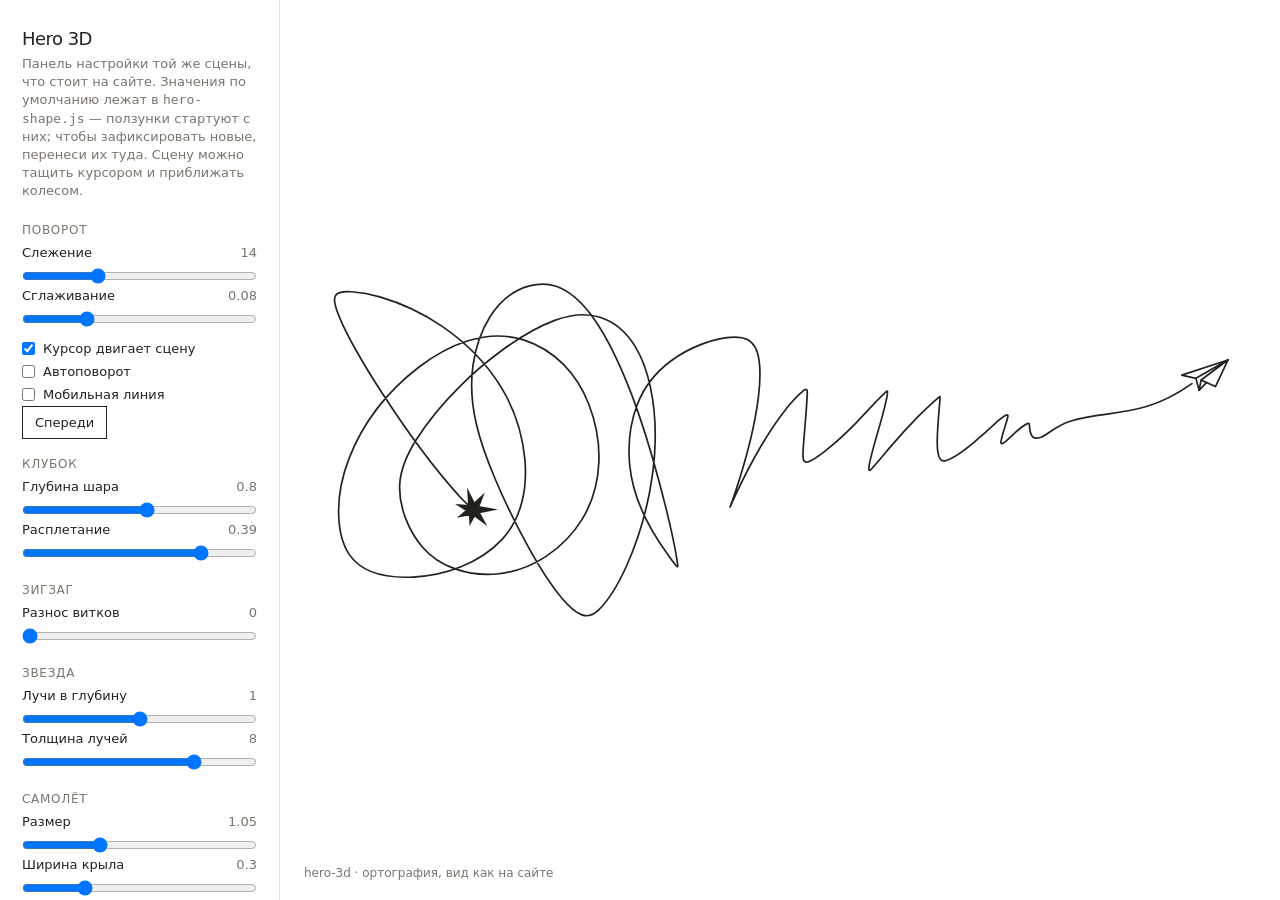
<file: hero-3d/index.html>
<!DOCTYPE html>
<html lang="ru">
<head>
    <meta charset="utf-8">
    <meta name="viewport" content="width=device-width, initial-scale=1.0">
    <title>Hero 3D — настройка</title>
    <style>
        :root {
            --ink: #24221f;
            --bg: #ffffff;
            --muted: #7a756e;
            --line: #e6e2dc;
        }
        * { box-sizing: border-box; margin: 0; padding: 0; }
        html, body { height: 100%; }
        body {
            font-family: "Formular Neutral", system-ui, -apple-system, sans-serif;
            background: var(--bg);
            color: var(--ink);
            display: grid;
            grid-template-columns: 280px 1fr;
            min-height: 100%;
        }
        aside {
            border-right: 1px solid var(--line);
            padding: 28px 22px 40px;
            overflow-y: auto;
        }
        h1 {
            font-size: 18px;
            font-weight: 400;
            letter-spacing: -0.03em;
            margin-bottom: 6px;
        }
        .hint {
            font-size: 13px;
            color: var(--muted);
            line-height: 1.4;
            margin-bottom: 22px;
        }
        fieldset {
            border: 0;
            margin-bottom: 18px;
        }
        legend {
            font-size: 12px;
            text-transform: uppercase;
            letter-spacing: 0.06em;
            color: var(--muted);
            margin-bottom: 8px;
        }
        label.row {
            display: grid;
            grid-template-columns: 1fr auto;
            gap: 8px;
            align-items: center;
            font-size: 13px;
            margin-bottom: 8px;
        }
        label.row span.val {
            font-variant-numeric: tabular-nums;
            color: var(--muted);
            min-width: 36px;
            text-align: right;
        }
        input[type="range"] { width: 100%; }
        .checks { display: flex; flex-direction: column; gap: 8px; font-size: 13px; }
        .checks label { display: flex; gap: 8px; align-items: center; cursor: pointer; }
        button {
            appearance: none;
            border: 1px solid var(--ink);
            background: transparent;
            color: var(--ink);
            font: inherit;
            font-size: 13px;
            padding: 8px 12px;
            cursor: pointer;
            margin-right: 6px;
            margin-top: 4px;
        }
        button:hover { background: var(--ink); color: var(--bg); }
        #view {
            position: relative;
            min-height: 100%;
            background: var(--bg);
        }
        #view svg { display: block; width: 100%; height: 100%; touch-action: none; }
        #overlay-note {
            position: absolute;
            left: 24px;
            bottom: 20px;
            font-size: 12px;
            color: var(--muted);
            pointer-events: none;
        }
    </style>
</head>
<body>
    <aside>
        <h1>Hero 3D</h1>
        <p class="hint">Панель настройки той же сцены, что стоит на сайте. Значения по умолчанию лежат в <code>hero-shape.js</code> — ползунки стартуют с них; чтобы зафиксировать новые, перенеси их туда. Сцену можно тащить курсором и приближать колесом.</p>

        <fieldset>
            <legend>Поворот</legend>
            <label class="row">Слежение <span class="val" id="v-follow"></span></label>
            <input id="follow" type="range" min="0" max="45" step="0.5" value="14">
            <label class="row">Сглаживание <span class="val" id="v-ease"></span></label>
            <input id="ease" type="range" min="0.02" max="0.25" step="0.01" value="0.08">
            <div class="checks" style="margin-top:10px">
                <label><input id="followOn" type="checkbox" checked> Курсор двигает сцену</label>
                <label><input id="autoSpin" type="checkbox"> Автоповорот</label>
                <label><input id="mobileLayout" type="checkbox"> Мобильная линия</label>
            </div>
            <button id="reset" type="button">Спереди</button>
        </fieldset>

        <fieldset>
            <legend>Клубок</legend>
            <label class="row">Глубина шара <span class="val" id="v-ballDepth"></span></label>
            <input id="ballDepth" type="range" min="0" max="1.5" step="0.05" value="0.8">
            <label class="row">Расплетание <span class="val" id="v-ballTwist"></span></label>
            <input id="ballTwist" type="range" min="0" max="0.5" step="0.01" value="0.39">
        </fieldset>

        <fieldset>
            <legend>Зигзаг</legend>
            <label class="row">Разнос витков <span class="val" id="v-zig"></span></label>
            <input id="zig" type="range" min="0" max="80" step="1" value="0">
        </fieldset>

        <fieldset>
            <legend>Звезда</legend>
            <label class="row">Лучи в глубину <span class="val" id="v-starDepth"></span></label>
            <input id="starDepth" type="range" min="0.4" max="1.6" step="0.05" value="1">
            <label class="row">Толщина лучей <span class="val" id="v-starThick"></span></label>
            <input id="starThick" type="range" min="2" max="10" step="0.5" value="6">
        </fieldset>

        <fieldset>
            <legend>Самолёт</legend>
            <label class="row">Размер <span class="val" id="v-size"></span></label>
            <input id="size" type="range" min="0.6" max="2" step="0.05" value="1">
            <label class="row">Ширина крыла <span class="val" id="v-wingW"></span></label>
            <input id="wingW" type="range" min="0.1" max="0.9" step="0.01" value="0.46">
            <label class="row">Ширина впадины <span class="val" id="v-valleyW"></span></label>
            <input id="valleyW" type="range" min="0.02" max="0.4" step="0.01" value="0.11">
            <label class="row">Глубина впадины <span class="val" id="v-valleyH"></span></label>
            <input id="valleyH" type="range" min="0.05" max="0.6" step="0.01" value="0.23">
            <label class="row">Отступ от линии <span class="val" id="v-gap"></span></label>
            <input id="gap" type="range" min="0" max="60" step="1" value="14">
        </fieldset>

        <fieldset>
            <legend>Ракурс самолёта</legend>
            <label class="row">Поворот <span class="val" id="v-yaw"></span></label>
            <input id="yaw" type="range" min="-45" max="45" step="1" value="0">
            <label class="row">Хвост ниже <span class="val" id="v-pitch"></span></label>
            <input id="pitch" type="range" min="-45" max="45" step="1" value="0">
            <label class="row">Крен <span class="val" id="v-roll"></span></label>
            <input id="roll" type="range" min="-45" max="45" step="1" value="0">
        </fieldset>

        <fieldset>
            <legend>Линия</legend>
            <label class="row">Толщина <span class="val" id="v-width"></span></label>
            <input id="width" type="range" min="1" max="8" step="0.25" value="3">
        </fieldset>

        <fieldset>
            <legend>Сверка</legend>
            <div class="checks">
                <label><input id="overlay" type="checkbox"> Исходник поверх</label>
            </div>
            <label class="row">Прозрачность исходника <span class="val" id="v-overlayOp"></span></label>
            <input id="overlayOp" type="range" min="0" max="1" step="0.05" value="0.45">
        </fieldset>
    </aside>
    <div id="view">
        <div id="overlay-note">hero-3d · ортография, вид как на сайте</div>
    </div>
    <script type="module" src="scene.js"></script>
</body>
</html>
</file>
<file: style.css>
/* --- ШРИФТЫ И БАЗОВЫЕ НАСТРОЙКИ --- */
:root {
    --text-color: #24221f;
    --bg-color: #ffffff;
}

@font-face {
    font-family: "Formular Neutral";
    src: url("fonts/FormularNeutral.woff2") format("woff");
    font-weight: 400;
    font-style: normal;
    font-display: swap;
}

* {
    box-sizing: border-box;
    margin: 0;
    padding: 0;
    -webkit-font-smoothing: antialiased;
    -moz-osx-font-smoothing: grayscale;
}

html {
    overflow-x: hidden;
    overflow-x: clip;
}

body {
    font-family: "Formular Neutral", system-ui, -apple-system, sans-serif;
    background-color: var(--bg-color);
    color: var(--text-color);
    line-height: 1.45;
    font-size: 18px; 
    overflow-x: hidden;
    overflow-x: clip;
}

@media (min-width: 1400px) { body { font-size: 19px; } }
@media (min-width: 1600px) { body { font-size: 21px; } }

/* --- ГЛОБАЛЬНЫЕ ССЫЛКИ --- */
a {
    color: inherit;
    text-decoration: underline;
    text-decoration-thickness: 1.5px;
    text-underline-offset: 0.26em;
}

/* Толстое подчеркивание для ссылок в заголовках */
h2 a {
    text-decoration-thickness: 0.08em;
    text-underline-offset: 0.24em;
}


/* --- СЕТКА И КОНТЕЙНЕРЫ --- */
.page-wrapper {
    display: flex;
    flex-direction: column;
    align-items: center;
    width: 100%;
    padding: 50px 60px;
    transition: padding 0.3s ease;
}


.container-wide {
    width: 100%;
    max-width: 1900px;
}

.container {
    width: 100%;
    max-width: 1280px; 
}

/* --- АНИМАЦИИ --- */
@keyframes fadeIn {
    from { opacity: 0; }
    to { opacity: 1; }
}

.fade-in {
    opacity: 0;
    animation: fadeIn 0.8s ease forwards;
}

.delay-1 { animation-delay: 0.1s; } 
.delay-2 { animation-delay: 0.2s; } 
.delay-3 { animation-delay: 0.3s; } 
.delay-4 { animation-delay: 0.4s; } 

/* --- ХЕДЕР И HERO --- */
.header {
    display: flex;
    flex-wrap: wrap;
    align-items: flex-start;
    width: 100%;
    min-width: 0;
    margin-bottom: 0;
}

.col-name { flex: 0 0 auto; min-width: 0; line-height: 1.45; }
.col-contacts { flex: 0 0 auto; min-width: 0; line-height: 1.45; }
.header-gutter { flex: 0 0 5%; }
.col-language { flex: 0 0 20%; padding-left: 0; }
.col-hero { flex: 1; }
.hero-role-short { display: none; }
.email-link, .email-br, .email-full { display: inline; }
.email-short { display: none; }

.arrow {
  display: inline;
  font-family: -apple-system, BlinkMacSystemFont, "Segoe UI", Roboto, sans-serif;
  font-size: 0.85em;
  font-weight: 500;
  vertical-align: -0.05em; 
}

h1, h2 {
    font-size: 28px;
    font-weight: 400;
    letter-spacing: -0.03em;
    line-height: 1.3;
    font-feature-settings: "liga" 1;
}

h1 {
    max-width: 830px;
    margin: 0 auto;
    /* Оптическое выравнивание: верх строчных героя к верху текста слева (cap − x-height). */
    margin-top: -0.21em;
    margin-top: calc(1ex - 1cap + 1.5px);
}

/* --- РАЗДЕЛИТЕЛЬ С SVG --- */
.divider {
    display: flex;
    justify-content: center;
    margin-top: 60px;
    margin-bottom: 100px;
    width: 100%;
    min-width: 0;
}

.svg-desktop { display: block; width: 100%; max-width: 100%; height: auto; }
.svg-mobile { display: none; }

/* Трёхмерный разделитель: фронтальный кадр уже в HTML, скрипт только
   подключает наклон. Пустые sizer-ы держат пропорции, как img — иначе Safari
   на узкой ширине раздувает min-content по aspect-ratio. */
.hero-3d {
    display: block;
    position: relative;
    align-self: flex-start;
    width: 100%;
    min-width: 0;
    overflow: visible;
    contain: inline-size;
}

.hero-3d .hero-sizer {
    display: block;
    width: 100%;
    height: auto;
    position: static;
    left: auto;
    top: auto;
    pointer-events: none;
}

.hero-3d .hero-sizer.svg-mobile { display: none; }

/* Запас по краям: при наклоне сцене есть куда выйти за рамку рисунка. */
.hero-3d svg.hero-scene {
    position: absolute;
    left: -4%;
    top: -8%;
    width: 108%;
    height: 116%;
    pointer-events: none;
    overflow: visible;
    display: block;
}

.hero-3d svg.hero-scene-mobile { display: none; }

/* --- ПРОЦЕСС (3 ШАГА) --- */
.process {
    display: grid;
    grid-template-columns: repeat(3, 1fr);
    gap: 32px;
    margin-bottom: 150px;
}

.process-step { border-top: 2px solid var(--text-color); padding-top: 15px; }

/* --- ПРОЕКТЫ (КЕЙСЫ) --- */
.projects {
    display: flex;
    flex-direction: column;
    gap: 150px;
    align-items: center;
    margin-bottom: 150px;
}

.project { width: 100%; }
a.project-image-link { border-bottom: none; display: block; }

/* Эскиз уходит wipe-маской слева направо, реальная картинка проявляется через opacity. */
.project-image {
    display: grid;
    position: relative;
    overflow: visible;
    border-radius: 8px;
    margin-bottom: 44px;
    background: transparent;

    /* Геометрия маски — в долях ширины картинки. */
    --dur: 0.9s;                                /* длительность wipe эскиза */
    --wipe-ease: cubic-bezier(0.2, 0, 0.2, 1);
    --fade-dur: 0.85s;                          /* длительность появления реальной */
    --f: 2;                                     /* ширина растушёвки */
    --angle: 96deg;                             /* наклон границы; 90deg — вертикальная */
    --slack: 0.35;                              /* запас по краям под наклон */

    --s0: calc(1 + var(--slack));               /* где эскиз уже прозрачен */
    --s1: calc(var(--s0) + var(--f));           /* где эскиз ещё непрозрачен */
    --m: calc(var(--s1) + 1 + var(--slack));    /* полная ширина маски */

    --mask-w: calc(var(--m) * 100%);
    --mask-rest: 100%;
    --mask-reveal: 0%;
    --sketch-clear: calc(var(--s0) / var(--m) * 100%);
    --sketch-solid: calc(var(--s1) / var(--m) * 100%);
}

.project-image img {
    grid-area: 1 / 1;
    width: 100%;
    height: auto;
    display: block;
    border-radius: 8px;
}

/* Wipe-маска эскиза */
.img-base {
    z-index: 0;
    -webkit-mask-image: linear-gradient(
        var(--angle),
        transparent 0%,
        transparent var(--sketch-clear),
        #000 var(--sketch-solid)
    );
    mask-image: linear-gradient(
        var(--angle),
        transparent 0%,
        transparent var(--sketch-clear),
        #000 var(--sketch-solid)
    );
    -webkit-mask-size: var(--mask-w) 100%;
    mask-size: var(--mask-w) 100%;
    -webkit-mask-repeat: no-repeat;
    mask-repeat: no-repeat;
    -webkit-mask-position: var(--mask-rest) 0%;
    mask-position: var(--mask-rest) 0%;
    transition: -webkit-mask-position var(--dur) var(--wipe-ease), mask-position var(--dur) var(--wipe-ease);
}

/* Сафари: без wipe, только перекрёстный fade — маска там дёргается. */
body.is-safari .img-base {
    -webkit-mask-image: none;
    mask-image: none;
    transition: opacity var(--fade-dur) ease-in-out;
}

/* Реальная картинка проявляется вместе с тенью. Сам кадр рисует project-tilt.js. */
.img-hover-wrap {
    grid-area: 1 / 1;
    position: relative;
    z-index: 1;
    opacity: 0;
    transition: opacity var(--fade-dur) ease-in-out;
}

body.has-project-tilt .img-hover {
    opacity: 0;
}

/* Телефон: в покое фото — сам img, холст под ним только тень.
   Пока палец поворачивает карточку, кадр рисует холст. */
@media (hover: none), (pointer: coarse) {
    .project-image { touch-action: pan-y; }

    body.has-project-tilt .img-hover {
        position: relative;
        z-index: 2;
        opacity: 1;
    }

    body.has-project-tilt .img-hover-wrap.is-tilting .img-hover {
        opacity: 0;
    }
}

.img-tilt {
    position: absolute;
    z-index: 1;
    display: block;
    pointer-events: none;
}

/* Цвет тени — по фону картинки, с которым тень соприкасается.
   Ближний слой можно переопределить: у тёмного макета светлый ореол сереет край. */
.project {
    --shadow: 0, 0, 0;
    --shadow-near: var(--shadow);
    --shadow-near-a: 0.10;
    --shadow-gain: 1;
}
.project-profi { --shadow: 50, 58, 100; }       /* холодный голубой #E4E8FC */
.project-ruchess { --shadow: 24, 25, 42; }       /* индиго #676ACF */
.project-automate { --shadow: 45, 55, 72; }     /* холодный серо-голубой #E0E4E4 */
.project-style { --shadow: 88, 62, 58; }        /* тёплый розоватый #F4F0F0 */
.project-tad {
    --shadow: 8, 10, 16;                        /* холодный голубой #F0F4F8 */
    --shadow-near: 4, 6, 10;                    /* темнее, чтобы не сливаться с чёрным UI */
    --shadow-near-a: 0.24;
    --shadow-gain: 1.3;                         /* цвет уже у пола, иначе край не отделяется от серого UI */
}
.project-homestead { --shadow: 24, 35, 42; }    /* небесный #7BC6F6 */
.project-plates { --shadow: 95, 42, 42; }       /* серый #F0F0F0 + красный #90240C */

/* Если WebGL недоступен — плоская CSS-тень теми же слоями, без наклона. */
body:not(.has-project-tilt):not(.is-safari) .img-hover-wrap {
    filter: drop-shadow(0 0 12px rgba(var(--shadow-near), calc(0.095 * var(--shadow-gain))))
            drop-shadow(18px 36px 32px rgba(var(--shadow), calc(0.095 * var(--shadow-gain))))
            drop-shadow(32px 64px 43px rgba(var(--shadow), calc(0.07 * var(--shadow-gain))));
    transition: opacity var(--fade-dur) ease-in-out, filter 0.55s ease;
}

body:not(.has-project-tilt):not(.is-safari) .img-hover-wrap.is-near {
    filter: drop-shadow(0 0 3px rgba(var(--shadow-near), calc(0.14 * var(--shadow-gain))))
            drop-shadow(5px 9px 8px rgba(var(--shadow), calc(0.14 * var(--shadow-gain))))
            drop-shadow(8px 16px 11px rgba(var(--shadow), calc(0.10 * var(--shadow-gain))));
}

/* Десктопный ховер */
@media (min-width: 951px) {
    body:not(.is-safari) .project:hover .img-base,
    body:not(.is-safari) .project:has(.is-settling) .img-base {
        -webkit-mask-position: var(--mask-reveal) 0%;
        mask-position: var(--mask-reveal) 0%;
    }

    body.is-safari .project:hover .img-base,
    body.is-safari .project:has(.is-settling) .img-base {
        opacity: 0;
    }

    .project:hover .img-hover-wrap,
    .img-hover-wrap.is-settling {
        opacity: 1;
    }
}

@media (min-width: 901px) {
    .col-hero a { display: none; }
}

/* Мобильный ховер (скролл) */
@media (max-width: 950px) {
    body:not(.is-safari) .project.is-active .img-base {
        -webkit-mask-position: var(--mask-reveal) 0%;
        mask-position: var(--mask-reveal) 0%;
    }

    body.is-safari .project.is-active .img-base {
        opacity: 0;
    }

    .project.is-active .img-hover-wrap {
        opacity: 1;
    }
}

.project-text { display: flex; align-items: flex-start; }
.project-left { width: 50%; padding-right: 32px; }
.project-right { width: 50%; padding-top: 12px; }
.project h2 { margin-bottom: 16px; }
.project p { margin-bottom: 20px; }
.project-left p { margin-bottom: 0; }


/* --- ЗАГОЛОВОК САЙД-КВЕСТОВ (Внутри секции проектов) --- */
.side-quests-header {
    display: flex;
    justify-content: space-between;
    align-items: center;
    width: 100%;
}

.side-quests-icon {
    display: block;
    width: 64px; 
    height: auto;
    transition: width 0.3s ease;
    position: relative;
    z-index: 1;
    flex-shrink: 0;
    /* Линия заходит под самолётик на несколько пикселей */
    margin-right: -8px;
}

.side-quests-line {
    flex: 1 1 auto;
    min-width: 0;
    width: 100%;
    height: 40px;
    display: block;
    overflow: visible;
    /* Небольшой зазор до заголовка */
    margin-right: 6px;
    position: relative;
    /* Правый конец пути выше центра viewBox — опускаем линию к середине буквы */
    top: 8px;
    z-index: 0;
}

.side-quests-line path {
    stroke-width: 2px;
    vector-effect: non-scaling-stroke;
}

/* Исправлен селектор с h1 на h2 */
h2.side-quests-title {
    margin: 0;
    max-width: none;
    text-align: right;
    flex-shrink: 0;
}


/* --- ФУТЕР --- */
.footer-grid {
    display: flex;
    justify-content: space-between;
    align-items: flex-start;
    border-top: 2px solid var(--text-color);
    padding-top: 35px;
}

.footer-left { flex: 1; }
.footer-center { flex: 2; display: flex; justify-content: center; }
.footer-center img { width: 250px; height: auto; }

.footer-right { flex: 1; display: flex; justify-content: flex-end; }
.footer-links {
    display: flex;
    flex-direction: column;
    align-items: flex-start; 
    line-height: 1.45;
    gap: 0px;
}


.footer-links a,
.col-contacts .cv-link {
    border-bottom: none; 
    text-decoration: underline; 
    text-decoration-thickness: 1.5px; 
    text-underline-offset: 0.26em; /* Увеличили отступ, чтобы он визуально совпал с border-bottom обычных ссылок */
}


.footer-bio {
    max-width: 700px;
    margin: 80px auto;
}
.footer-bio p { margin-bottom: 28px; }

/* --- АДАПТИВНОСТЬ И МАСШТАБИРОВАНИЕ ЗАГОЛОВКОВ --- */

@media (min-width: 1400px) { 
    h1, h2 { font-size: 36px; line-height: 1.35; }
    h1 { margin-top: calc(1ex - 1cap); }
    .side-quests-icon { width: 68px; margin-right: -8px; }
    .side-quests-line path { stroke-width: 3px; }
}

@media (min-width: 1600px) { 
    h1, h2 { font-size: 44px; letter-spacing: -0.05em; line-height: 1.3; }
    .side-quests-icon { width: 82px; margin-right: -8px; }
    .side-quests-line path { stroke-width: 3px; }
}

@media (max-width: 1399px) {
    .footer-bio { max-width: 600px; }
    .project-right { padding-top: 7px; }
}

@media (max-width: 1080px) {
    .col-spacer { flex: 0 0 10%; }
}

/* Планшет: email над cv, без процесса и «Связаться» в hero; отступ hero сильнее зависит от ширины */
@media (min-width: 901px) and (max-width: 1149px) {
    .col-contacts .email-full { display: none; }
    .col-contacts .email-short { display: inline; }
    .process { display: none; }
    .col-language { flex: 0 0 auto; }
    .col-hero {
        margin-left: clamp(48px, calc(100vw - 870px), 290px);
    }
}

@media (max-width: 900px) {
    .page-wrapper { padding: 24px 32px; }
    
    .header { flex-direction: row; margin-bottom: 0; align-items: flex-start; } 
    
    .col-name { order: 1; flex: 0 0 auto; min-width: 0; line-height: 1.3; }
    .col-language { order: 2; flex: 1; padding-left: 0; padding-right: 24px; text-align: right; line-height: 1.3; }
    .col-contacts { order: 3; flex: 0 0 auto; min-width: 0; text-align: right; line-height: 1.3; display: flex; flex-direction: row; gap: 24px; }
    .header-gutter { display: none; }
    
    .divider { order: 4; margin-top: 40px; margin-bottom: 40px; }
    
    .col-spacer { display: none; }
    .email-br, .email-full { display: none; }
    .email-link, .email-short { display: inline; }
    .col-hero { order: 5; flex: 0 0 100%; margin-top: 0; margin-bottom: 80px; }
    .col-hero a { display: none; }
    .hero-role-long { display: none; }
    .hero-role-short { display: inline; }
    
    h1 { font-size: 24px; max-width: 550px; margin-top: 0; }
    h2 { font-size: 24px; letter-spacing: -0.03em; line-height: 1.3; }
    .side-quests-icon { width: 44px; margin-right: -8px; }
    .side-quests-line { height: 28px; top: 6px; }
    .side-quests-line path { stroke-width: 1.5px; }

    .hero-3d .hero-sizer.svg-desktop {
        width: 100%;
        left: auto;
        transform: none;
        position: static;
    }
    
    .process { display: none; }
    
    .projects { gap: 80px; margin-bottom: 80px; max-width: 550px; }
    .project-image { border-radius: 3px; margin-bottom: 16px; }
    .project-image img { border-radius: 3px; }
    .project-text { flex-direction: column; }
    .project-left, .project-right { width: 100%; padding-right: 0; }
    .project-right { padding-top: 0; }
    .project-right p:last-child { margin-bottom: 0; }

    
    .desktop-only { display: none; }

    .side-quests-header { margin-bottom: 32px; }

    .footer-grid {
        display: grid;
        grid-template-columns: 1fr auto;
        grid-template-areas:
            "mascots mascots"
            "email links";
        align-items: baseline;
        border-top: none;
        padding-top: 0;
        gap: 0;
        text-align: left;
    }
    .footer-center {
        grid-area: mascots;
        justify-content: center;
        margin-bottom: 80px;
    }
    .footer-center img { width: 180px; padding-bottom: 0; }
    .footer-left {
        display: block;
        grid-area: email;
    }
    .footer-left > span,
    .footer-left br { display: none; }
    .footer-right {
        display: flex;
        justify-content: flex-end;
        grid-area: links;
    }
    .footer-links {
        flex-direction: row;
        align-items: baseline;
        gap: 24px;
    }
    .footer-bio { margin-top: 28px; }
}

/* 700–900: мобильная сетка, но ещё десктопная херо-картинка — больше воздуха вокруг текста */
@media (min-width: 701px) and (max-width: 900px) {
    .divider { margin-bottom: 80px; }
    .col-hero { margin-bottom: 100px; }

    /* Трёхмерный герой выходит за поля так же, как раньше плоская картинка. */
    .hero-3d {
        width: 118%;
        max-width: none;
        flex-shrink: 0;
        left: 50%;
        transform: translateX(-50%);
    }
}

@media (max-width: 700px) {
    .page-wrapper { padding: 16px; overflow-x: clip; }
    .svg-desktop { display: none; }
    .hero-3d {
        width: 120%;
        max-width: none;
        height: auto;
        overflow: visible;
        position: relative;
        left: 50%;
        transform: translateX(-46%);
        flex-shrink: 0;
        contain: none;
        pointer-events: none;
    }
    .hero-3d .hero-sizer.svg-desktop { display: none; }
    .hero-3d .hero-sizer.svg-mobile {
        display: block;
        width: 100%;
        max-width: none;
        left: auto;
        transform: none;
        position: static;
        pointer-events: auto;
        touch-action: pan-y;
    }
    .hero-3d svg.hero-scene-desktop { display: none; }
    .hero-3d svg.hero-scene-mobile { display: block; }
    .svg-mobile { display: none; }
}
</file>
